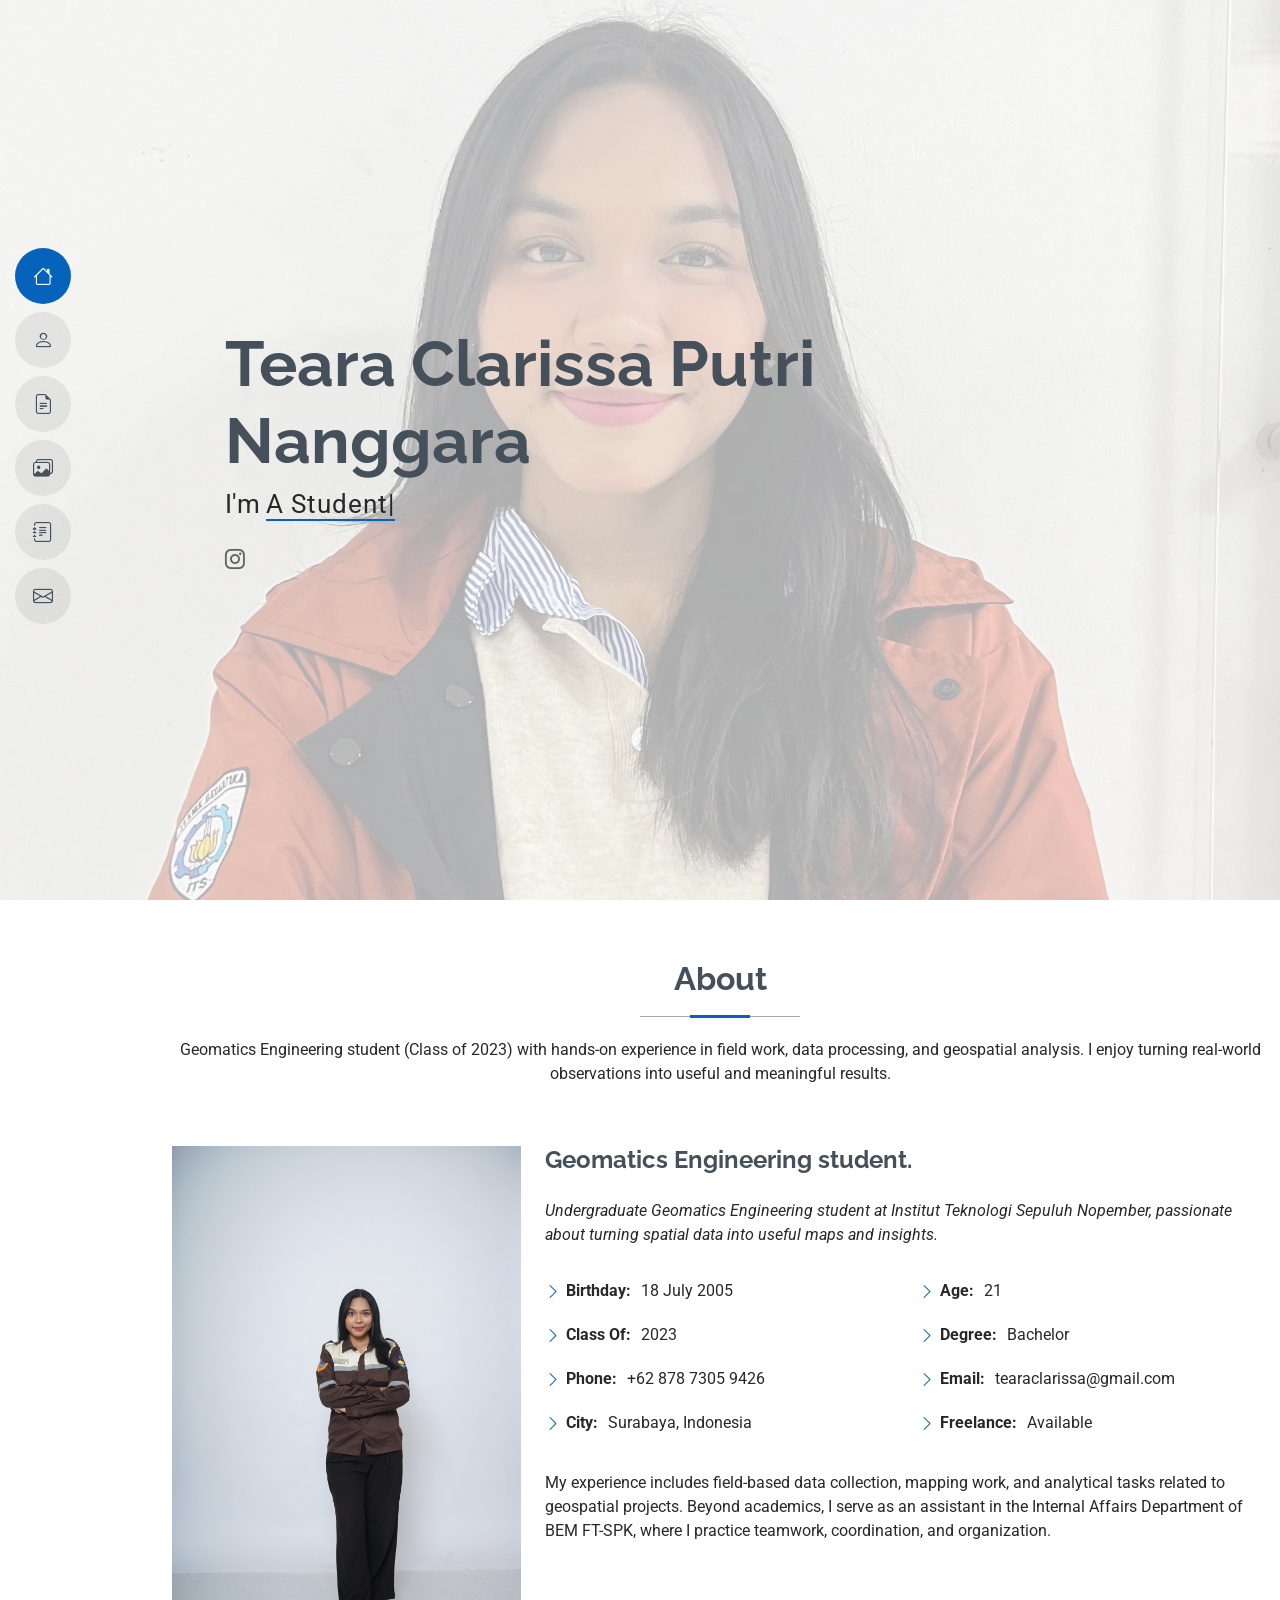
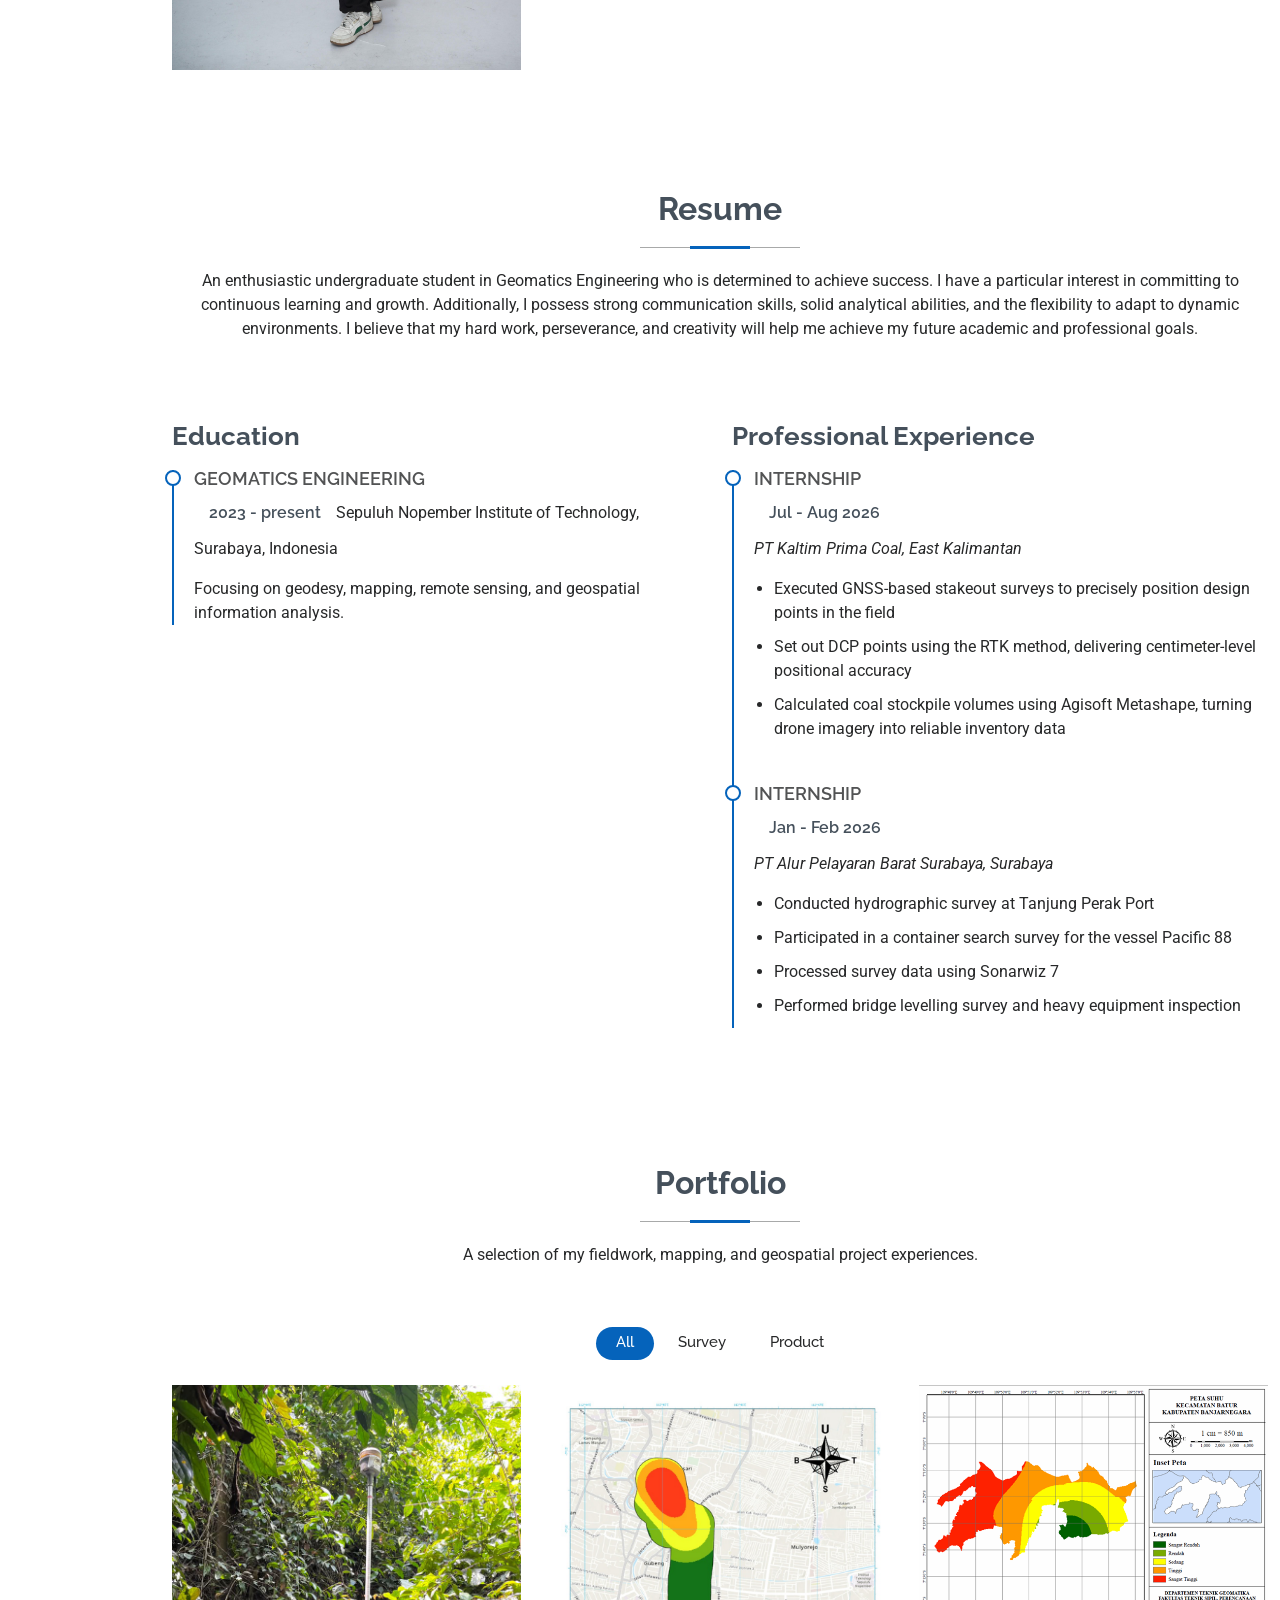
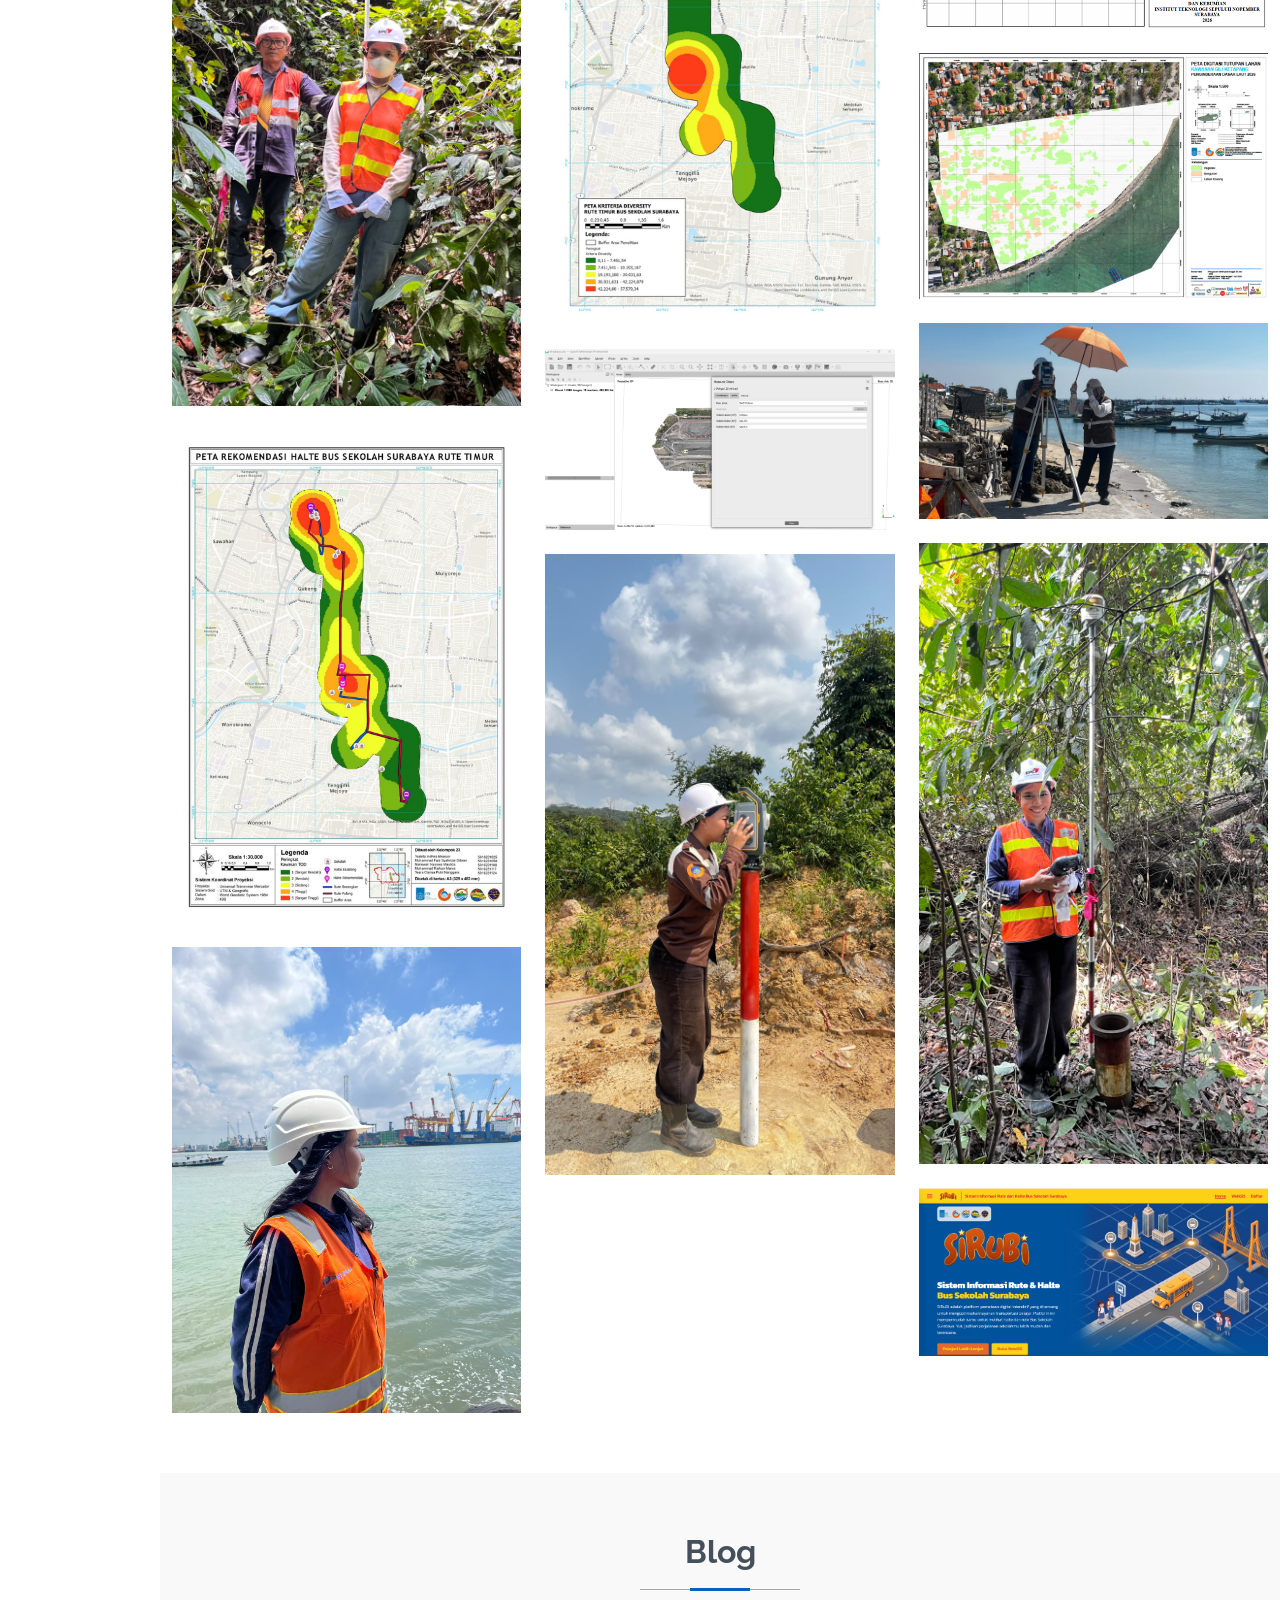
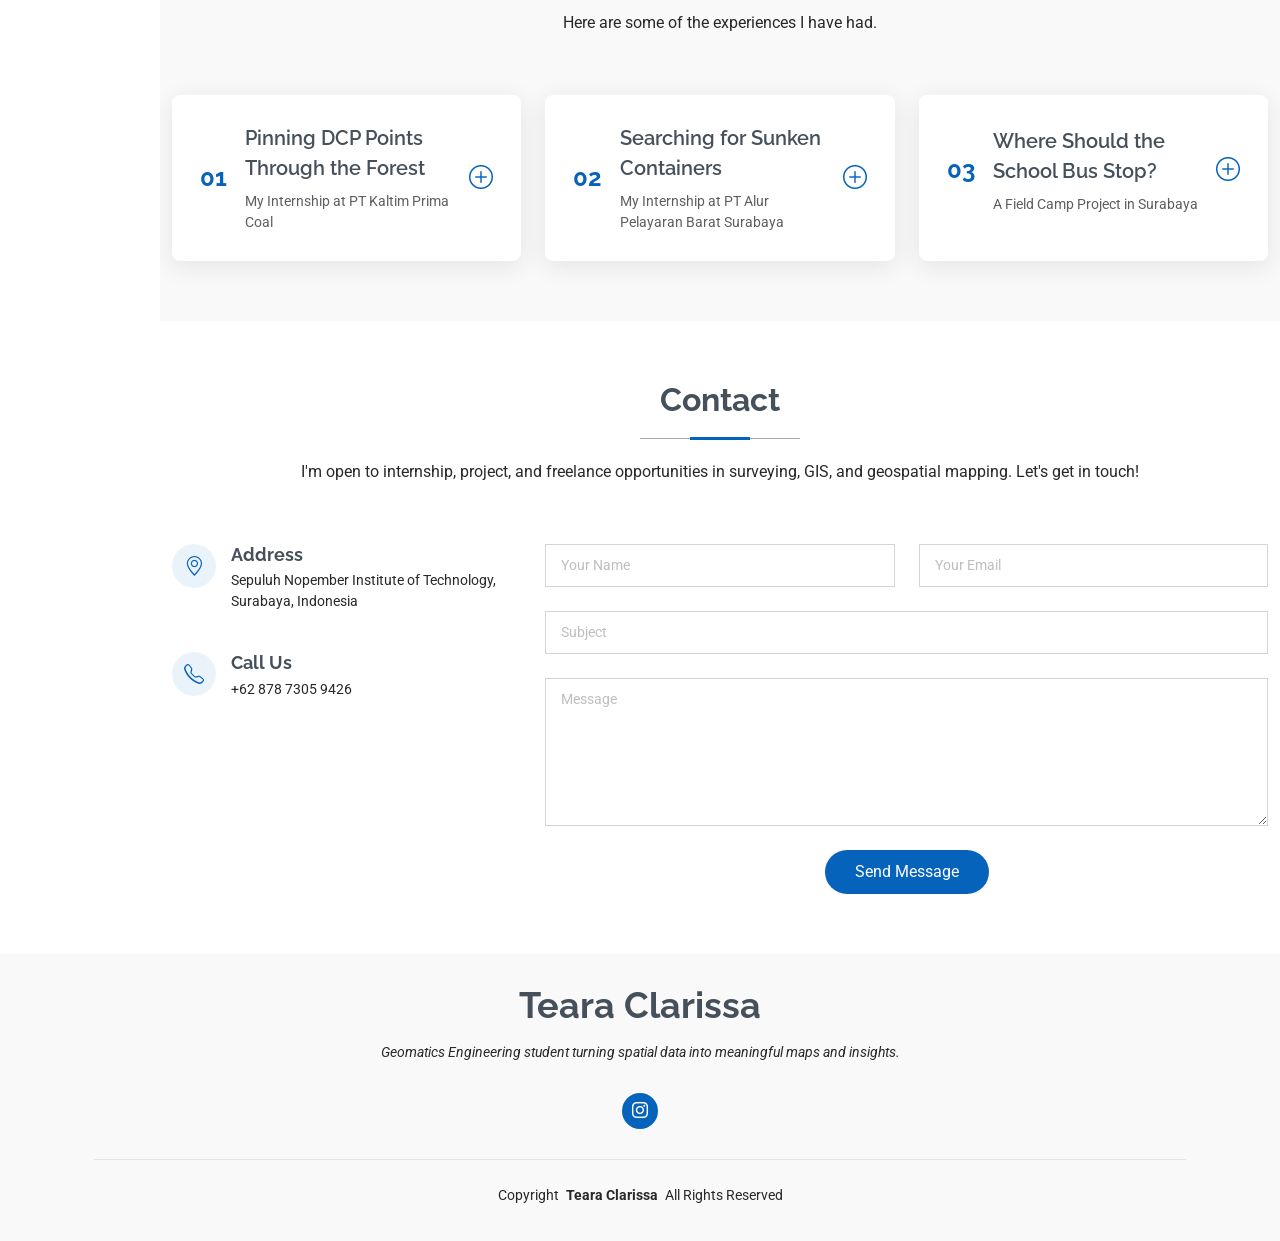
<file: MyResume/index.html>
<!DOCTYPE html>
<html lang="en">

<head>
  <meta charset="utf-8">
  <meta content="width=device-width, initial-scale=1.0" name="viewport">
  <title>Portofolio Teara Clarissa</title>
  <meta content="Website Portofolio" name="description">
  <meta content="Portofolio" name="keywords">

  <!-- Favicons -->
  <link href="assets/img/favicon.png" rel="icon">
  <link href="assets/img/apple-touch-icon.png" rel="apple-touch-icon">

  <!-- Fonts -->
  <link href="https://fonts.googleapis.com" rel="preconnect">
  <link href="https://fonts.gstatic.com" rel="preconnect" crossorigin>
  <link href="https://fonts.googleapis.com/css2?family=Roboto:ital,wght@0,100;0,300;0,400;0,500;0,700;0,900;1,100;1,300;1,400;1,500;1,700;1,900&family=Poppins:ital,wght@0,100;0,200;0,300;0,400;0,500;0,600;0,700;0,800;0,900;1,100;1,200;1,300;1,400;1,500;1,600;1,700;1,800;1,900&family=Raleway:ital,wght@0,100;0,200;0,300;0,400;0,500;0,600;0,700;0,800;0,900;1,100;1,200;1,300;1,400;1,500;1,600;1,700;1,800;1,900&display=swap" rel="stylesheet">

  <!-- Vendor CSS Files -->
  <link href="assets/vendor/bootstrap/css/bootstrap.min.css" rel="stylesheet">
  <link href="assets/vendor/bootstrap-icons/bootstrap-icons.css" rel="stylesheet">
  <link href="assets/vendor/aos/aos.css" rel="stylesheet">
  <link href="assets/vendor/glightbox/css/glightbox.min.css" rel="stylesheet">
  <link href="assets/vendor/swiper/swiper-bundle.min.css" rel="stylesheet">

  <!-- Main CSS File -->
  <link href="assets/css/main.css" rel="stylesheet">

</head>

<body class="index-page">

  <header id="header" class="header d-flex flex-column justify-content-center">

    <i class="header-toggle d-xl-none bi bi-list"></i>

    <nav id="navmenu" class="navmenu">
      <ul>
        <li><a href="#hero" class="active"><i class="bi bi-house navicon"></i><span>Home</span></a></li>
        <li><a href="#about"><i class="bi bi-person navicon"></i><span>About</span></a></li>
        <li><a href="#resume"><i class="bi bi-file-earmark-text navicon"></i><span>Resume</span></a></li>
        <li><a href="#portfolio"><i class="bi bi-images navicon"></i><span>Portfolio</span></a></li>
        <li><a href="#blog"><i class="bi bi-journal-text navicon"></i><span>Blog</span></a></li>
        <li><a href="#contact"><i class="bi bi-envelope navicon"></i><span>Contact</span></a></li>
      </ul>
    </nav>

  </header>

  <main class="main">

    <!-- Hero Section -->
    <section id="hero" class="hero section light-background">

      <img src="assets/img/Teara foto/teara jahim.jpeg" alt="Teara Clarissa">

      <div class="container" data-aos="zoom-out">
        <div class="row justify-content-center">
          <div class="col-lg-9">
            <h2>Teara Clarissa Putri Nanggara</h2>
            <p>I'm <span class="typed" data-typed-items=" A Student, A Engineer ">Student</span><span class="typed-cursor typed-cursor--blink" aria-hidden="true"></span></p>
            <div class="social-links">
              <a href="https://www.instagram.com/teara.clarissa/" target="_blank" rel="noopener noreferrer"><i class="bi bi-instagram"></i></a>
            </div>
          </div>
        </div>
      </div>

    </section><!-- /Hero Section -->

    <!-- About Section -->
    <section id="about" class="about section">

      <!-- Section Title -->
      <div class="container section-title" data-aos="fade-up">
        <h2>About</h2>
        <p>Geomatics Engineering student (Class of 2023) with hands-on experience in field work, data processing, and geospatial analysis. I enjoy turning real-world observations into useful and meaningful results.</p>
      </div><!-- End Section Title -->

      <div class="container" data-aos="fade-up" data-aos-delay="100">

        <div class="row gy-4 justify-content-center">
          <div class="col-lg-4">
            <img src="assets/img/Teara foto/WhatsApp Image 2026-10-03 at 7.03.35 PM.jpeg" class="img-fluid" alt="Teara Clarissa">
          </div>
          <div class="col-lg-8 content">
            <h2>Geomatics Engineering student.</h2>
            <p class="fst-italic py-3">
              Undergraduate Geomatics Engineering student at Institut Teknologi Sepuluh Nopember, passionate about turning spatial data into useful maps and insights.
            </p>
            <div class="row">
              <div class="col-lg-6">
                <ul>
                  <li><i class="bi bi-chevron-right"></i> <strong>Birthday:</strong> <span>18 July 2005</span></li>
                  <li><i class="bi bi-chevron-right"></i> <strong>Class Of:</strong> <span>2023</span></li>
                  <li><i class="bi bi-chevron-right"></i> <strong>Phone:</strong> <span>+62 878 7305 9426</span></li>
                  <li><i class="bi bi-chevron-right"></i> <strong>City:</strong> <span>Surabaya, Indonesia</span></li>
                </ul>
              </div>
              <div class="col-lg-6">
                <ul>
                  <li><i class="bi bi-chevron-right"></i> <strong>Age:</strong> <span>21</span></li>
                  <li><i class="bi bi-chevron-right"></i> <strong>Degree:</strong> <span>Bachelor</span></li>
                  <li><i class="bi bi-chevron-right"></i> <strong>Email:</strong> <span>tearaclarissa@gmail.com</span></li>
                  <li><i class="bi bi-chevron-right"></i> <strong>Freelance:</strong> <span>Available</span></li>
                </ul>
              </div>
            </div>
            <p class="py-3">
              My experience includes field-based data collection, mapping work, and analytical tasks related to geospatial projects. Beyond academics, I serve as an assistant in the Internal Affairs Department of BEM FT-SPK, where I practice teamwork, coordination, and organization.
            </p>
          </div>
        </div>

      </div>

    </section><!-- /About Section -->

    <!-- Resume Section -->
    <section id="resume" class="resume section">

      <!-- Section Title -->
      <div class="container section-title" data-aos="fade-up">
        <h2>Resume</h2>
        <p>An enthusiastic undergraduate student in Geomatics Engineering who is determined to achieve success. I have a particular interest 
in committing to continuous learning and growth. Additionally, I possess strong communication skills, 
solid analytical abilities, and the flexibility to adapt to dynamic environments. I believe that my hard work, perseverance, and creativity 
will help me achieve my future academic and professional goals.</p>

      </div><!-- End Section Title -->

      <div class="container">

        <div class="row">

          <div class="col-lg-6" data-aos="fade-up" data-aos-delay="100">
            <h3 class="resume-title">Education</h3>
            <div class="resume-item">
              <h4>Geomatics Engineering</h4>
              <h5>2023 - present</h5>Sepuluh Nopember Institute of Technology, Surabaya, Indonesia</em></p>
              <p>Focusing on geodesy, mapping, remote sensing, and geospatial information analysis.</p>
            </div><!-- Edn Resume Item -->

          </div>

          <div class="col-lg-6" data-aos="fade-up" data-aos-delay="200">
            <h3 class="resume-title">Professional Experience</h3>
            <div class="resume-item">
              <h4>Internship</h4>
              <h5>Jul - Aug 2026</h5>
              <p><em>PT Kaltim Prima Coal, East Kalimantan</em></p>
              <ul>
                <li>Executed GNSS-based stakeout surveys to precisely position design points in the field</li>
                <li>Set out DCP points using the RTK method, delivering centimeter-level positional accuracy</li>
                <li>Calculated coal stockpile volumes using Agisoft Metashape, turning drone imagery into reliable inventory data</li>
              </ul>
            </div><!-- Edn Resume Item -->

            <div class="resume-item">
              <h4>Internship</h4>
              <h5>Jan - Feb 2026</h5>
              <p><em>PT Alur Pelayaran Barat Surabaya, Surabaya </em></p>
              <ul>
                <li>Conducted hydrographic survey at Tanjung Perak Port</li>
                <li>Participated in a container search survey for the vessel Pacific 88</li>
                <li>Processed survey data using Sonarwiz 7</li>
                <li>Performed bridge levelling survey and heavy equipment inspection</li>
              </ul>
            </div><!-- Edn Resume Item -->

          </div>

        </div>

      </div>

    </section><!-- /Resume Section -->

    <!-- Portfolio Section -->
    <section id="portfolio" class="portfolio section">

      <!-- Section Title -->
      <div class="container section-title" data-aos="fade-up">
        <h2>Portfolio</h2>
        <p>A selection of my fieldwork, mapping, and geospatial project experiences.</p>
      </div><!-- End Section Title -->

      <div class="container">

        <div class="isotope-layout" data-default-filter="*" data-layout="masonry" data-sort="original-order">

          <ul class="portfolio-filters isotope-filters" data-aos="fade-up" data-aos-delay="100">
            <li data-filter="*" class="filter-active">All</li>
            <li data-filter=".filter-survey">Survey</li>
            <li data-filter=".filter-map">Product</li>
          </ul><!-- End Portfolio Filters -->

          <div class="row gy-4 isotope-container" data-aos="fade-up" data-aos-delay="200">

            <div class="col-lg-4 col-md-6 portfolio-item isotope-item filter-survey">
              <img src="assets/img/portfolio/DCP.jpeg" class="img-fluid" alt="">
              <div class="portfolio-info">
                <h4>Project</h4>
                <p>Stakeout and control point survey</p>
                <a href="assets/img/portfolio/DCP.jpeg" title="Project" data-gallery="portfolio-gallery-app" class="glightbox preview-link"><i class="bi bi-zoom-in"></i></a>
              </div>
            </div><!-- End Portfolio Item -->

            <div class="col-lg-4 col-md-6 portfolio-item isotope-item filter-map">
              <img src="assets/img/portfolio/DENSITY.png" class="img-fluid" alt="">
              <div class="portfolio-info">
                <h4>Project</h4>
                <p>Density and mapping output</p>
                <a href="assets/img/portfolio/DENSITY.png" title="Project" data-gallery="portfolio-gallery-product" class="glightbox preview-link"><i class="bi bi-zoom-in"></i></a>
              </div>
            </div><!-- End Portfolio Item -->

            <div class="col-lg-4 col-md-6 portfolio-item isotope-item filter-map">
              <img src="assets/img/portfolio/Interpolasi Data Curah Hujan.png" class="img-fluid" alt="">
              <div class="portfolio-info">
                <h4>Project</h4>
                <p>Rainfall data interpolation map</p>
                <a href="assets/img/portfolio/Interpolasi Data Curah Hujan.png" title="Project" data-gallery="portfolio-gallery-app" class="glightbox preview-link"><i class="bi bi-zoom-in"></i></a>
              </div>
            </div><!-- End Portfolio Item -->

            <div class="col-lg-4 col-md-6 portfolio-item isotope-item filter-map">
              <img src="assets/img/portfolio/Digitasi tutupan lahan aerial.png" class="img-fluid" alt="">
              <div class="portfolio-info">
                <h4>Project</h4>
                <p>Aerial land-cover digitization</p>
                <a href="assets/img/portfolio/Digitasi tutupan lahan aerial.png" title="Project" data-gallery="portfolio-gallery-app" class="glightbox preview-link"><i class="bi bi-zoom-in"></i></a>
              </div>
            </div><!-- End Portfolio Item -->

            <div class="col-lg-4 col-md-6 portfolio-item isotope-item filter-survey">
              <img src="assets/img/portfolio/kemker.jpeg" class="img-fluid" alt="">
              <div class="portfolio-info">
                <h4>Project</h4>
                <p>Terrain and spatial interpretation</p>
                <a href="assets/img/portfolio/kemker.jpeg" title="Project" data-gallery="portfolio-gallery-branding" class="glightbox preview-link"><i class="bi bi-zoom-in"></i></a>
              </div>
            </div><!-- End Portfolio Item -->

            <div class="col-lg-4 col-md-6 portfolio-item isotope-item filter-map">
              <img src="assets/img/portfolio/Perhitungan Volume Stockpile.png" class="img-fluid" alt="">
              <div class="portfolio-info">
                <h4>Project</h4>
                <p>Stockpile volume calculation</p>
                <a href="assets/img/portfolio/Perhitungan Volume Stockpile.png" title="Project" data-gallery="portfolio-gallery-app" class="glightbox preview-link"><i class="bi bi-zoom-in"></i></a>
              </div>
            </div><!-- End Portfolio Item -->

            <div class="col-lg-4 col-md-6 portfolio-item isotope-item filter-map">
              <img src="assets/img/portfolio/PPT VECTRA EXPO_Kelompok 23.png" class="img-fluid" alt="">
              <div class="portfolio-info">
                <h4>Project</h4>
                <p>Expo presentation visual</p>
                <a href="assets/img/portfolio/PPT VECTRA EXPO_Kelompok 23.png" title="Project" data-gallery="portfolio-gallery-product" class="glightbox preview-link"><i class="bi bi-zoom-in"></i></a>
              </div>
            </div><!-- End Portfolio Item -->

            <div class="col-lg-4 col-md-6 portfolio-item isotope-item filter-survey">
              <img src="assets/img/portfolio/StackOut.jpeg" class="img-fluid" alt="">
              <div class="portfolio-info">
                <h4>Project</h4>
                <p>Stakeout documentation</p>
                <a href="assets/img/portfolio/StackOut.jpeg" title="Project" data-gallery="portfolio-gallery-branding" class="glightbox preview-link"><i class="bi bi-zoom-in"></i></a>
              </div>
            </div><!-- End Portfolio Item -->

            <div class="col-lg-4 col-md-6 portfolio-item isotope-item filter-survey">
              <img src="assets/img/portfolio/teara monitoring.jpeg" class="img-fluid" alt="">
              <div class="portfolio-info">
                <h4>Project</h4>
                <p>Monitoring and field observation</p>
                <a href="assets/img/portfolio/teara monitoring.jpeg" title="Project" data-gallery="portfolio-gallery-app" class="glightbox preview-link"><i class="bi bi-zoom-in"></i></a>
              </div>
            </div><!-- End Portfolio Item -->

            <div class="col-lg-4 col-md-6 portfolio-item isotope-item filter-survey">
              <img src="assets/img/portfolio/TEARA.jpeg" class="img-fluid" alt="">
              <div class="portfolio-info">
                <h4>Project</h4>
                <p>Personal project documentation</p>
                <a href="assets/img/portfolio/TEARA.jpeg" title="Project" data-gallery="portfolio-gallery-product" class="glightbox preview-link"><i class="bi bi-zoom-in"></i></a>
              </div>
            </div><!-- End Portfolio Item -->

            <div class="col-lg-4 col-md-6 portfolio-item isotope-item filter-map">
              <img src="assets/img/portfolio/WebGIS Sirubi.png" class="img-fluid" alt="">
              <div class="portfolio-info">
                <h4>Project</h4>
                <p>WebGIS dashboard concept</p>
                <a href="assets/img/portfolio/WebGIS Sirubi.png" title="Project" data-gallery="portfolio-gallery-branding" class="glightbox preview-link"><i class="bi bi-zoom-in"></i></a>
              </div>
            </div><!-- End Portfolio Item -->

          </div><!-- End Portfolio Container -->

        </div>

      </div>

    </section><!-- /Portfolio Section -->

    <!-- Blog Section -->
    <section id="blog" class="blog section light-background">

      <div class="container section-title" data-aos="fade-up">
        <h2>Blog</h2>
        <p>Here are some of the experiences I have had.</p>
      </div>

      <div class="container">
        <div class="row gy-4">

          <div class="col-lg-4 col-md-6 blog-card-column">
            <article class="blog-card" data-aos="fade-up">
              <button class="blog-card-toggle" type="button" aria-expanded="false" aria-controls="blog-experience-survey">
                <span class="blog-card-number">01</span>
                <span class="blog-card-heading">
                  <span class="blog-card-title">Pinning DCP Points Through the Forest</span>
                  <span class="blog-card-summary">My Internship at PT Kaltim Prima Coal</span>
                </span>
                <i class="bi bi-plus-circle blog-card-icon" aria-hidden="true"></i>
              </button>
              <div class="blog-card-details" id="blog-experience-survey" hidden>
                <p> During my internship at PT Kaltim Prima Coal, I set out DCP (Dynamic Cone Penetrometer) points using the RTK method, deep inside the forest. It sounds simple on paper, but a thick canopy is a real test for GNSS. Satellite signals get blocked by leaves and branches, so I often had to wait for a stable fix or move to a more open spot before marking a point.</p>
                <p>That experience taught me that surveying is not just about having good equipment. It takes patience, attention to detail, and the ability to adapt to the terrain. One accurate point can make the whole dataset reliable, and seeing that in real fieldwork made my geomatics classes feel a lot more alive.</p>
                <div class="blog-card-gallery">
                  <img src="assets/img/blog/KPC.jpeg" alt="KPC internship fieldwork">
                  <img src="assets/img/blog/DCP.jpeg" alt="DCP point installation in the field">
                </div>
              </div>
            </article>
          </div>

          <div class="col-lg-4 col-md-6 blog-card-column">
            <article class="blog-card" data-aos="fade-up" data-aos-delay="100">
              <button class="blog-card-toggle" type="button" aria-expanded="false" aria-controls="blog-experience-hydrographic">
                <span class="blog-card-number">02</span>
                <span class="blog-card-heading">
                  <span class="blog-card-title">Searching for Sunken Containers</span>
                  <span class="blog-card-summary">My Internship at PT Alur Pelayaran Barat Surabaya</span>
                </span>
                <i class="bi bi-plus-circle blog-card-icon" aria-hidden="true"></i>
              </button>
              <div class="blog-card-details" id="blog-experience-hydrographic" hidden>
                <p>During my internship at PT Alur Pelayaran Barat Surabaya, I got the chance to run a hydrographic survey using Side Scan Sonar (SSS) to look for containers that had sunk in Tanjung Perak Port after a vessel went down. Instead of searching with our eyes, we "looked" at the seabed with sound, towing the sonar through the water and watching the seafloor image build up line by line. Spotting the shape of a container among all the seabed features felt like solving a puzzle underwater.</p>
                <p>Back from the field, the work continued in Sonarwiz 7, where I processed and interpreted the data to pinpoint possible targets. This experience showed me that a hydrographic survey is not only about collecting data, but also about careful interpretation, because one small misreading could send a search team to the wrong place. It was a real reminder that what we learn in geomatics can help solve real problems on the water.</p>
                <div class="blog-card-gallery">
                  <img src="assets/img/blog/pelindo teara.jpeg" alt="Teara during the Pelindo internship">
                  <img src="assets/img/blog/pemasangan SSS.jpeg" alt="Side Scan Sonar installation">
                </div>
              </div>
            </article>
          </div>

          <div class="col-lg-4 col-md-6 blog-card-column">
            <article class="blog-card" data-aos="fade-up" data-aos-delay="200">
              <button class="blog-card-toggle" type="button" aria-expanded="false" aria-controls="blog-experience-mapping">
                <span class="blog-card-number">03</span>
                <span class="blog-card-heading">
                  <span class="blog-card-title">Where Should the School Bus Stop?</span>
                  <span class="blog-card-summary">A Field Camp Project in Surabaya</span>
                </span>
                <i class="bi bi-plus-circle blog-card-icon" aria-hidden="true"></i>
              </button>
              <div class="blog-card-details" id="blog-experience-mapping" hidden>
                <p>For our field camp, my group researched where to place school bus stops in Surabaya. Instead of guessing, we scored locations using three parameters: Density, Diversity, and Design. Together they helped us pick spots that make sense for students, and the results became a set of recommended bus stop points across the city. To make the findings easy to explore, we also built an interactive WebGIS, so anyone can open the map, zoom in, and see where the recommended stops are and why.</p>
                <p>Working on this project showed me that geomatics is not only about collecting data, but also about turning spatial data into decisions people can use. Seeing our analysis become a map that others can interact with was the most rewarding part, and a good reminder that a map is most useful when it is easy to understand.</p>
                <div class="blog-card-gallery">
                  <img src="assets/img/blog/sirubi.jpeg" alt="Sirubi field camp project">
                  <img src="assets/img/blog/WEBGIS.png" alt="Interactive WebGIS project">
                </div>
              </div>
            </article>
          </div>

        </div>
      </div>

    </section><!-- /Blog Section -->

    <!-- Contact Section -->
    <section id="contact" class="contact section">

      <!-- Section Title -->
      <div class="container section-title" data-aos="fade-up">
        <h2>Contact</h2>
        <p>I'm open to internship, project, and freelance opportunities in surveying, GIS, and geospatial mapping. Let's get in touch!</p>
      </div><!-- End Section Title -->

      <div class="container" data-aos="fade" data-aos-delay="100">

        <div class="row gy-4">

          <div class="col-lg-4">
            <div class="info-item d-flex" data-aos="fade-up" data-aos-delay="200">
              <i class="bi bi-geo-alt flex-shrink-0"></i>
              <div>
                <h3>Address</h3>
                <p>Sepuluh Nopember Institute of Technology, Surabaya, Indonesia</p>
              </div>
            </div><!-- End Info Item -->

            <div class="info-item d-flex" data-aos="fade-up" data-aos-delay="300">
              <i class="bi bi-telephone flex-shrink-0"></i>
              <div>
                <h3>Call Us</h3>
                <p>+62 878 7305 9426</p>
              </div>
            </div><!-- End Info Item -->

            <div class="info-item d-flex" data-aos="fade-up" data-aos-delay="400">
              <i class="bi bi-envelope flex-shrink-0"></i>
              <div>
                <h3>Email Us</h3>
                <p>tearaclarissa@gmail.com</p>
              </div>
            </div><!-- End Info Item -->

          </div>

          <div class="col-lg-8">
            <form action="forms/contact.php" method="post" class="php-email-form" data-aos="fade-up" data-aos-delay="200">
              <div class="row gy-4">

                <div class="col-md-6">
                  <input type="text" name="name" class="form-control" placeholder="Your Name" required="">
                </div>

                <div class="col-md-6 ">
                  <input type="email" class="form-control" name="email" placeholder="Your Email" required="">
                </div>

                <div class="col-md-12">
                  <input type="text" class="form-control" name="subject" placeholder="Subject" required="">
                </div>

                <div class="col-md-12">
                  <textarea class="form-control" name="message" rows="6" placeholder="Message" required=""></textarea>
                </div>

                <div class="col-md-12 text-center">
                  <div class="loading">Loading</div>
                  <div class="error-message"></div>
                  <div class="sent-message">Your message has been sent. Thank you!</div>

                  <button type="submit">Send Message</button>
                </div>

              </div>
            </form>
          </div><!-- End Contact Form -->

        </div>

      </div>

    </section><!-- /Contact Section -->

  </main>

  <footer id="footer" class="footer position-relative light-background">
    <div class="container">
      <h3 class="sitename">Teara Clarissa</h3>
      <p>Geomatics Engineering student turning spatial data into meaningful maps and insights.</p>
      <div class="social-links d-flex justify-content-center">
        <a href="https://www.instagram.com/teara.clarissa/" target="_blank" rel="noopener noreferrer"><i class="bi bi-instagram"></i></a>
      </div>
      <div class="container">
        <div class="copyright">
          <span>Copyright</span> <strong class="px-1 sitename">Teara Clarissa</strong> <span>All Rights Reserved</span>
        </div>
        <div class="credits">

  <!-- Scroll Top -->
  <a href="#" id="scroll-top" class="scroll-top d-flex align-items-center justify-content-center"><i class="bi bi-arrow-up-short"></i></a>

  <!-- Preloader -->
  <div id="preloader"></div>

  <!-- Vendor JS Files -->
  <script src="assets/vendor/bootstrap/js/bootstrap.bundle.min.js"></script>
  <script src="assets/vendor/php-email-form/validate.js"></script>
  <script src="assets/vendor/aos/aos.js"></script>
  <script src="assets/vendor/typed.js/typed.umd.js"></script>
  <script src="assets/vendor/purecounter/purecounter_vanilla.js"></script>
  <script src="assets/vendor/waypoints/noframework.waypoints.js"></script>
  <script src="assets/vendor/glightbox/js/glightbox.min.js"></script>
  <script src="assets/vendor/imagesloaded/imagesloaded.pkgd.min.js"></script>
  <script src="assets/vendor/isotope-layout/isotope.pkgd.min.js"></script>
  <script src="assets/vendor/swiper/swiper-bundle.min.js"></script>

  <!-- Main JS File -->
  <script src="assets/js/main.js"></script>

</body>

</html>
</file>
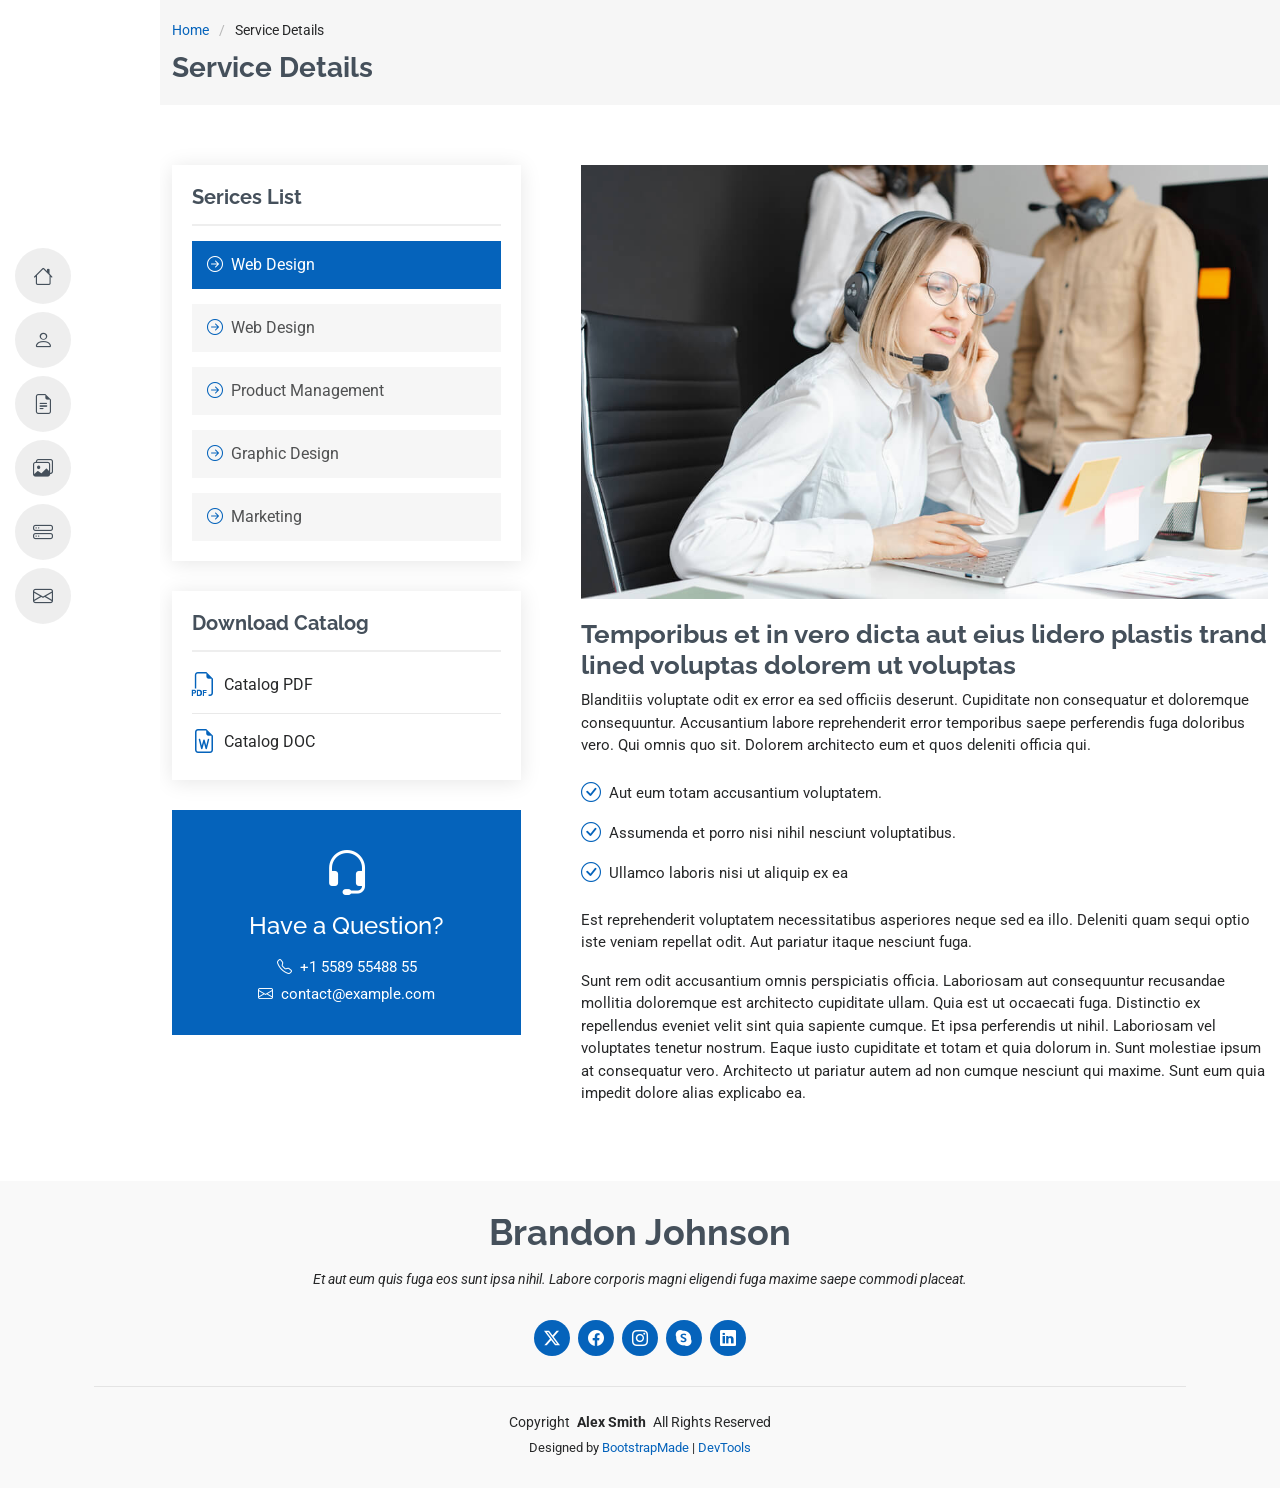
<file: MyResume/service-details.html>
<!DOCTYPE html>
<html lang="en">

<head>
  <meta charset="utf-8">
  <meta content="width=device-width, initial-scale=1.0" name="viewport">
  <title>Service Details - MyResume Bootstrap Template</title>
  <meta content="" name="description">
  <meta content="" name="keywords">

  <!-- Favicons -->
  <link href="assets/img/favicon.png" rel="icon">
  <link href="assets/img/apple-touch-icon.png" rel="apple-touch-icon">

  <!-- Fonts -->
  <link href="https://fonts.googleapis.com" rel="preconnect">
  <link href="https://fonts.gstatic.com" rel="preconnect" crossorigin>
  <link href="https://fonts.googleapis.com/css2?family=Roboto:ital,wght@0,100;0,300;0,400;0,500;0,700;0,900;1,100;1,300;1,400;1,500;1,700;1,900&family=Poppins:ital,wght@0,100;0,200;0,300;0,400;0,500;0,600;0,700;0,800;0,900;1,100;1,200;1,300;1,400;1,500;1,600;1,700;1,800;1,900&family=Raleway:ital,wght@0,100;0,200;0,300;0,400;0,500;0,600;0,700;0,800;0,900;1,100;1,200;1,300;1,400;1,500;1,600;1,700;1,800;1,900&display=swap" rel="stylesheet">

  <!-- Vendor CSS Files -->
  <link href="assets/vendor/bootstrap/css/bootstrap.min.css" rel="stylesheet">
  <link href="assets/vendor/bootstrap-icons/bootstrap-icons.css" rel="stylesheet">
  <link href="assets/vendor/aos/aos.css" rel="stylesheet">
  <link href="assets/vendor/glightbox/css/glightbox.min.css" rel="stylesheet">
  <link href="assets/vendor/swiper/swiper-bundle.min.css" rel="stylesheet">

  <!-- Main CSS File -->
  <link href="assets/css/main.css" rel="stylesheet">

  <!-- =======================================================
  * Template Name: MyResume
  * Template URL: https://bootstrapmade.com/free-html-bootstrap-template-my-resume/
  * Updated: Jun 29 2024 with Bootstrap v5.3.3
  * Author: BootstrapMade.com
  * License: https://bootstrapmade.com/license/
  ======================================================== -->
</head>

<body class="service-details-page">

  <header id="header" class="header d-flex flex-column justify-content-center">

    <i class="header-toggle d-xl-none bi bi-list"></i>

    <nav id="navmenu" class="navmenu">
      <ul>
        <li><a href="#hero"><i class="bi bi-house navicon"></i><span>Home</span></a></li>
        <li><a href="#about"><i class="bi bi-person navicon"></i><span>About</span></a></li>
        <li><a href="#resume"><i class="bi bi-file-earmark-text navicon"></i><span>Resume</span></a></li>
        <li><a href="#portfolio"><i class="bi bi-images navicon"></i><span>Portfolio</span></a></li>
        <li><a href="#services"><i class="bi bi-hdd-stack navicon"></i><span>Services</span></a></li>
        <li><a href="#contact"><i class="bi bi-envelope navicon"></i><span>Contact</span></a></li>
      </ul>
    </nav>

  </header>

  <main class="main">

    <!-- Page Title -->
    <div class="page-title" data-aos="fade">
      <div class="container">
        <nav class="breadcrumbs">
          <ol>
            <li><a href="index.html">Home</a></li>
            <li class="current">Service Details</li>
          </ol>
        </nav>
        <h1>Service Details</h1>
      </div>
    </div><!-- End Page Title -->

    <!-- Service Details Section -->
    <section id="service-details" class="service-details section">

      <div class="container">

        <div class="row gy-5">

          <div class="col-lg-4" data-aos="fade-up" data-aos-delay="100">

            <div class="service-box">
              <h4>Serices List</h4>
              <div class="services-list">
                <a href="#" class="active"><i class="bi bi-arrow-right-circle"></i><span>Web Design</span></a>
                <a href="#"><i class="bi bi-arrow-right-circle"></i><span>Web Design</span></a>
                <a href="#"><i class="bi bi-arrow-right-circle"></i><span>Product Management</span></a>
                <a href="#"><i class="bi bi-arrow-right-circle"></i><span>Graphic Design</span></a>
                <a href="#"><i class="bi bi-arrow-right-circle"></i><span>Marketing</span></a>
              </div>
            </div><!-- End Services List -->

            <div class="service-box">
              <h4>Download Catalog</h4>
              <div class="download-catalog">
                <a href="#"><i class="bi bi-filetype-pdf"></i><span>Catalog PDF</span></a>
                <a href="#"><i class="bi bi-file-earmark-word"></i><span>Catalog DOC</span></a>
              </div>
            </div><!-- End Services List -->

            <div class="help-box d-flex flex-column justify-content-center align-items-center">
              <i class="bi bi-headset help-icon"></i>
              <h4>Have a Question?</h4>
              <p class="d-flex align-items-center mt-2 mb-0"><i class="bi bi-telephone me-2"></i> <span>+1 5589 55488 55</span></p>
              <p class="d-flex align-items-center mt-1 mb-0"><i class="bi bi-envelope me-2"></i> <a href="mailto:contact@example.com">contact@example.com</a></p>
            </div>

          </div>

          <div class="col-lg-8 ps-lg-5" data-aos="fade-up" data-aos-delay="200">
            <img src="assets/img/services.jpg" alt="" class="img-fluid services-img">
            <h3>Temporibus et in vero dicta aut eius lidero plastis trand lined voluptas dolorem ut voluptas</h3>
            <p>
              Blanditiis voluptate odit ex error ea sed officiis deserunt. Cupiditate non consequatur et doloremque consequuntur. Accusantium labore reprehenderit error temporibus saepe perferendis fuga doloribus vero. Qui omnis quo sit. Dolorem architecto eum et quos deleniti officia qui.
            </p>
            <ul>
              <li><i class="bi bi-check-circle"></i> <span>Aut eum totam accusantium voluptatem.</span></li>
              <li><i class="bi bi-check-circle"></i> <span>Assumenda et porro nisi nihil nesciunt voluptatibus.</span></li>
              <li><i class="bi bi-check-circle"></i> <span>Ullamco laboris nisi ut aliquip ex ea</span></li>
            </ul>
            <p>
              Est reprehenderit voluptatem necessitatibus asperiores neque sed ea illo. Deleniti quam sequi optio iste veniam repellat odit. Aut pariatur itaque nesciunt fuga.
            </p>
            <p>
              Sunt rem odit accusantium omnis perspiciatis officia. Laboriosam aut consequuntur recusandae mollitia doloremque est architecto cupiditate ullam. Quia est ut occaecati fuga. Distinctio ex repellendus eveniet velit sint quia sapiente cumque. Et ipsa perferendis ut nihil. Laboriosam vel voluptates tenetur nostrum. Eaque iusto cupiditate et totam et quia dolorum in. Sunt molestiae ipsum at consequatur vero. Architecto ut pariatur autem ad non cumque nesciunt qui maxime. Sunt eum quia impedit dolore alias explicabo ea.
            </p>
          </div>

        </div>

      </div>

    </section><!-- /Service Details Section -->

  </main>

  <footer id="footer" class="footer position-relative light-background">
    <div class="container">
      <h3 class="sitename">Brandon Johnson</h3>
      <p>Et aut eum quis fuga eos sunt ipsa nihil. Labore corporis magni eligendi fuga maxime saepe commodi placeat.</p>
      <div class="social-links d-flex justify-content-center">
        <a href=""><i class="bi bi-twitter-x"></i></a>
        <a href=""><i class="bi bi-facebook"></i></a>
        <a href=""><i class="bi bi-instagram"></i></a>
        <a href=""><i class="bi bi-skype"></i></a>
        <a href=""><i class="bi bi-linkedin"></i></a>
      </div>
      <div class="container">
        <div class="copyright">
          <span>Copyright</span> <strong class="px-1 sitename">Alex Smith</strong> <span>All Rights Reserved</span>
        </div>
        <div class="credits">
          <!-- All the links in the footer should remain intact. -->
          <!-- You can delete the links only if you've purchased the pro version. -->
          <!-- Licensing information: https://bootstrapmade.com/license/ -->
          <!-- Purchase the pro version with working PHP/AJAX contact form: [buy-url] -->
          Designed by <a href="https://bootstrapmade.com/">BootstrapMade</a> | <a href="https://bootstrapmade.com/tools/">DevTools</a>
        </div>
      </div>
    </div>
  </footer>

  <!-- Scroll Top -->
  <a href="#" id="scroll-top" class="scroll-top d-flex align-items-center justify-content-center"><i class="bi bi-arrow-up-short"></i></a>

  <!-- Preloader -->
  <div id="preloader"></div>

  <!-- Vendor JS Files -->
  <script src="assets/vendor/bootstrap/js/bootstrap.bundle.min.js"></script>
  <script src="assets/vendor/php-email-form/validate.js"></script>
  <script src="assets/vendor/aos/aos.js"></script>
  <script src="assets/vendor/typed.js/typed.umd.js"></script>
  <script src="assets/vendor/purecounter/purecounter_vanilla.js"></script>
  <script src="assets/vendor/waypoints/noframework.waypoints.js"></script>
  <script src="assets/vendor/glightbox/js/glightbox.min.js"></script>
  <script src="assets/vendor/imagesloaded/imagesloaded.pkgd.min.js"></script>
  <script src="assets/vendor/isotope-layout/isotope.pkgd.min.js"></script>
  <script src="assets/vendor/swiper/swiper-bundle.min.js"></script>

  <!-- Main JS File -->
  <script src="assets/js/main.js"></script>

</body>

</html>
</file>
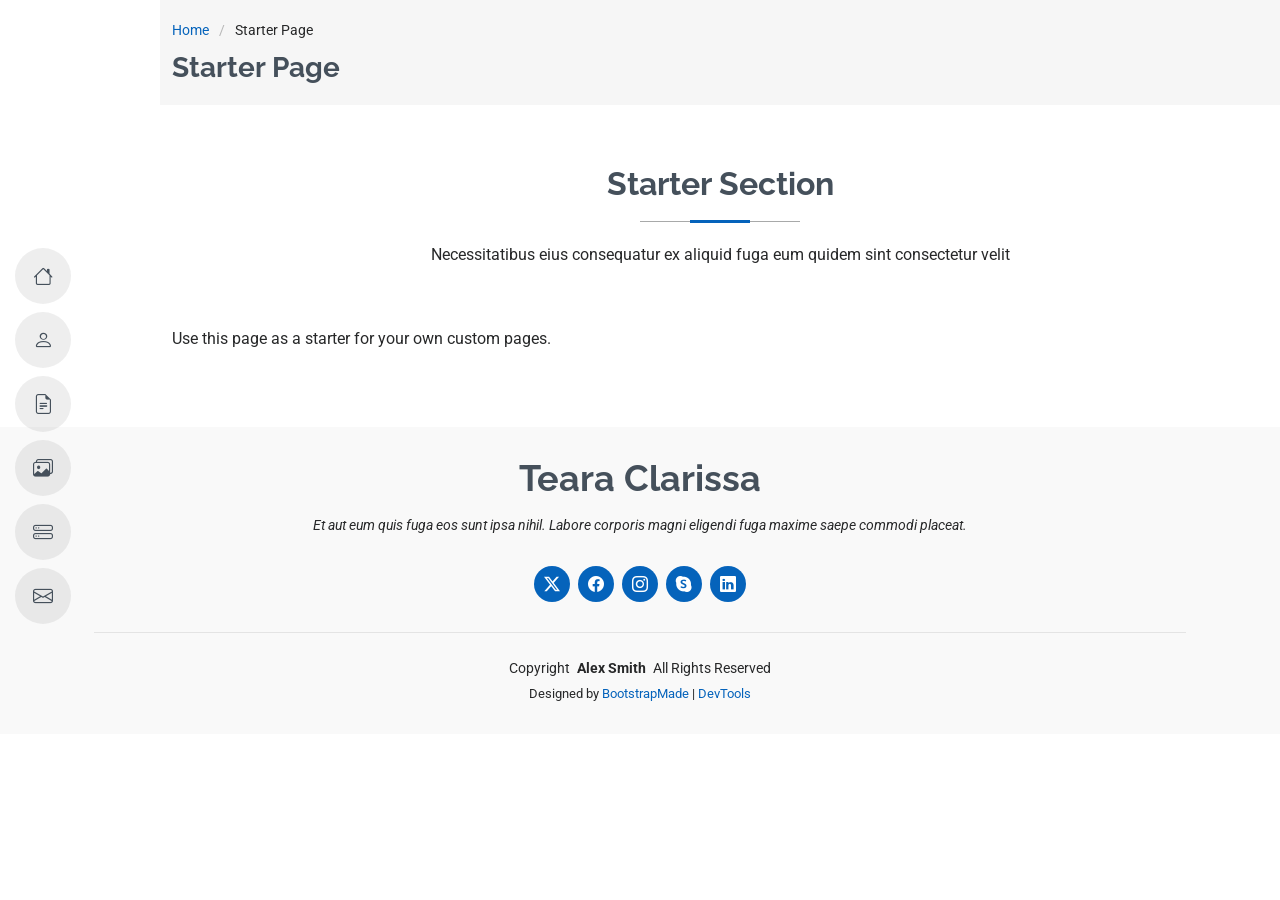
<file: MyResume/starter-page.html>
<!DOCTYPE html>
<html lang="en">

<head>
  <meta charset="utf-8">
  <meta content="width=device-width, initial-scale=1.0" name="viewport">
  <title>Starter Page - MyResume Bootstrap Template</title>
  <meta content="" name="description">
  <meta content="" name="keywords">

  <!-- Favicons -->
  <link href="assets/img/favicon.png" rel="icon">
  <link href="assets/img/apple-touch-icon.png" rel="apple-touch-icon">

  <!-- Fonts -->
  <link href="https://fonts.googleapis.com" rel="preconnect">
  <link href="https://fonts.gstatic.com" rel="preconnect" crossorigin>
  <link href="https://fonts.googleapis.com/css2?family=Roboto:ital,wght@0,100;0,300;0,400;0,500;0,700;0,900;1,100;1,300;1,400;1,500;1,700;1,900&family=Poppins:ital,wght@0,100;0,200;0,300;0,400;0,500;0,600;0,700;0,800;0,900;1,100;1,200;1,300;1,400;1,500;1,600;1,700;1,800;1,900&family=Raleway:ital,wght@0,100;0,200;0,300;0,400;0,500;0,600;0,700;0,800;0,900;1,100;1,200;1,300;1,400;1,500;1,600;1,700;1,800;1,900&display=swap" rel="stylesheet">

  <!-- Vendor CSS Files -->
  <link href="assets/vendor/bootstrap/css/bootstrap.min.css" rel="stylesheet">
  <link href="assets/vendor/bootstrap-icons/bootstrap-icons.css" rel="stylesheet">
  <link href="assets/vendor/aos/aos.css" rel="stylesheet">
  <link href="assets/vendor/glightbox/css/glightbox.min.css" rel="stylesheet">
  <link href="assets/vendor/swiper/swiper-bundle.min.css" rel="stylesheet">

  <!-- Main CSS File -->
  <link href="assets/css/main.css" rel="stylesheet">

  <!-- =======================================================
  * Template Name: MyResume
  * Template URL: https://bootstrapmade.com/free-html-bootstrap-template-my-resume/
  * Updated: Jun 29 2024 with Bootstrap v5.3.3
  * Author: BootstrapMade.com
  * License: https://bootstrapmade.com/license/
  ======================================================== -->
</head>

<body class="starter-page-page">

  <header id="header" class="header d-flex flex-column justify-content-center">

    <i class="header-toggle d-xl-none bi bi-list"></i>

    <nav id="navmenu" class="navmenu">
      <ul>
        <li><a href="#hero"><i class="bi bi-house navicon"></i><span>Home</span></a></li>
        <li><a href="#about"><i class="bi bi-person navicon"></i><span>About</span></a></li>
        <li><a href="#resume"><i class="bi bi-file-earmark-text navicon"></i><span>Resume</span></a></li>
        <li><a href="#portfolio"><i class="bi bi-images navicon"></i><span>Portfolio</span></a></li>
        <li><a href="#services"><i class="bi bi-hdd-stack navicon"></i><span>Services</span></a></li>
        <li><a href="#contact"><i class="bi bi-envelope navicon"></i><span>Contact</span></a></li>
      </ul>
    </nav>

  </header>

  <main class="main">

    <!-- Page Title -->
    <div class="page-title" data-aos="fade">
      <div class="container">
        <nav class="breadcrumbs">
          <ol>
            <li><a href="index.html">Home</a></li>
            <li class="current">Starter Page</li>
          </ol>
        </nav>
        <h1>Starter Page</h1>
      </div>
    </div><!-- End Page Title -->

    <!-- Starter Section Section -->
    <section id="starter-section" class="starter-section section">

      <!-- Section Title -->
      <div class="container section-title" data-aos="fade-up">
        <h2>Starter Section</h2>
        <p>Necessitatibus eius consequatur ex aliquid fuga eum quidem sint consectetur velit</p>
      </div><!-- End Section Title -->

      <div class="container" data-aos="fade-up">
        <p>Use this page as a starter for your own custom pages.</p>
      </div>

    </section><!-- /Starter Section Section -->

  </main>

  <footer id="footer" class="footer position-relative light-background">
    <div class="container">
      <h3 class="sitename">Teara Clarissa</h3>
      <p>Et aut eum quis fuga eos sunt ipsa nihil. Labore corporis magni eligendi fuga maxime saepe commodi placeat.</p>
      <div class="social-links d-flex justify-content-center">
        <a href=""><i class="bi bi-twitter-x"></i></a>
        <a href=""><i class="bi bi-facebook"></i></a>
        <a href=""><i class="bi bi-instagram"></i></a>
        <a href=""><i class="bi bi-skype"></i></a>
        <a href=""><i class="bi bi-linkedin"></i></a>
      </div>
      <div class="container">
        <div class="copyright">
          <span>Copyright</span> <strong class="px-1 sitename">Alex Smith</strong> <span>All Rights Reserved</span>
        </div>
        <div class="credits">
          <!-- All the links in the footer should remain intact. -->
          <!-- You can delete the links only if you've purchased the pro version. -->
          <!-- Licensing information: https://bootstrapmade.com/license/ -->
          <!-- Purchase the pro version with working PHP/AJAX contact form: [buy-url] -->
          Designed by <a href="https://bootstrapmade.com/">BootstrapMade</a> | <a href="https://bootstrapmade.com/tools/">DevTools</a>
        </div>
      </div>
    </div>
  </footer>

  <!-- Scroll Top -->
  <a href="#" id="scroll-top" class="scroll-top d-flex align-items-center justify-content-center"><i class="bi bi-arrow-up-short"></i></a>

  <!-- Preloader -->
  <div id="preloader"></div>

  <!-- Vendor JS Files -->
  <script src="assets/vendor/bootstrap/js/bootstrap.bundle.min.js"></script>
  <script src="assets/vendor/php-email-form/validate.js"></script>
  <script src="assets/vendor/aos/aos.js"></script>
  <script src="assets/vendor/typed.js/typed.umd.js"></script>
  <script src="assets/vendor/purecounter/purecounter_vanilla.js"></script>
  <script src="assets/vendor/waypoints/noframework.waypoints.js"></script>
  <script src="assets/vendor/glightbox/js/glightbox.min.js"></script>
  <script src="assets/vendor/imagesloaded/imagesloaded.pkgd.min.js"></script>
  <script src="assets/vendor/isotope-layout/isotope.pkgd.min.js"></script>
  <script src="assets/vendor/swiper/swiper-bundle.min.js"></script>

  <!-- Main JS File -->
  <script src="assets/js/main.js"></script>

</body>

</html>
</file>
<file: MyResume/assets/css/main.css>
/**
* Template Name: MyResume
* Template URL: https://bootstrapmade.com/free-html-bootstrap-template-my-resume/
* Updated: Jun 29 2024 with Bootstrap v5.3.3
* Author: BootstrapMade.com
* License: https://bootstrapmade.com/license/
*/

/*--------------------------------------------------------------
# Font & Color Variables
# Help: https://bootstrapmade.com/color-system/
--------------------------------------------------------------*/
/* Fonts */
:root {
  --default-font: "Roboto",  system-ui, -apple-system, "Segoe UI", Roboto, "Helvetica Neue", Arial, "Noto Sans", "Liberation Sans", sans-serif, "Apple Color Emoji", "Segoe UI Emoji", "Segoe UI Symbol", "Noto Color Emoji";
  --heading-font: "Raleway",  sans-serif;
  --nav-font: "Poppins",  sans-serif;
}

/* Global Colors - The following color variables are used throughout the website. Updating them here will change the color scheme of the entire website */
:root { 
  --background-color: #ffffff; /* Background color for the entire website, including individual sections */
  --default-color: #272829; /* Default color used for the majority of the text content across the entire website */
  --heading-color: #45505b; /* Color for headings, subheadings and title throughout the website */
  --accent-color: #0563bb; /* Accent color that represents your brand on the website. It's used for buttons, links, and other elements that need to stand out */
  --surface-color: #ffffff; /* The surface color is used as a background of boxed elements within sections, such as cards, icon boxes, or other elements that require a visual separation from the global background. */
  --contrast-color: #ffffff; /* Contrast color for text, ensuring readability against backgrounds of accent, heading, or default colors. */
}

/* Nav Menu Colors - The following color variables are used specifically for the navigation menu. They are separate from the global colors to allow for more customization options */
:root {
  --nav-color: #45505b;  /* The default color of the main navmenu links */
  --nav-hover-color: #0563bb; /* Applied to main navmenu links when they are hovered over or active */
  --nav-mobile-background-color: #ffffff; /* Used as the background color for mobile navigation menu */
  --nav-dropdown-background-color: #ffffff; /* Used as the background color for dropdown items that appear when hovering over primary navigation items */
  --nav-dropdown-color: #212529; /* Used for navigation links of the dropdown items in the navigation menu. */
  --nav-dropdown-hover-color: #0563bb; /* Similar to --nav-hover-color, this color is applied to dropdown navigation links when they are hovered over. */
}

/* Color Presets - These classes override global colors when applied to any section or element, providing reuse of the sam color scheme. */

.light-background {
  --background-color: #f9f9f9;
  --surface-color: #ffffff;
}

.dark-background {
  --background-color: #060606;
  --default-color: #ffffff;
  --heading-color: #ffffff;
  --surface-color: #252525;
  --contrast-color: #ffffff;
}

/* Smooth scroll */
:root {
  scroll-behavior: smooth;
}

/*--------------------------------------------------------------
# General Styling & Shared Classes
--------------------------------------------------------------*/
body {
  color: var(--default-color);
  background-color: var(--background-color);
  font-family: var(--default-font);
}

a {
  color: var(--accent-color);
  text-decoration: none;
  transition: 0.3s;
}

a:hover {
  color: color-mix(in srgb, var(--accent-color), transparent 25%);
  text-decoration: none;
}

h1,
h2,
h3,
h4,
h5,
h6 {
  color: var(--heading-color);
  font-family: var(--heading-font);
}

/* PHP Email Form Messages
------------------------------*/
.php-email-form .error-message {
  display: none;
  background: #df1529;
  color: #ffffff;
  text-align: left;
  padding: 15px;
  margin-bottom: 24px;
  font-weight: 600;
}

.php-email-form .sent-message {
  display: none;
  color: #ffffff;
  background: #059652;
  text-align: center;
  padding: 15px;
  margin-bottom: 24px;
  font-weight: 600;
}

.php-email-form .loading {
  display: none;
  background: var(--surface-color);
  text-align: center;
  padding: 15px;
  margin-bottom: 24px;
}

.php-email-form .loading:before {
  content: "";
  display: inline-block;
  border-radius: 50%;
  width: 24px;
  height: 24px;
  margin: 0 10px -6px 0;
  border: 3px solid var(--accent-color);
  border-top-color: var(--surface-color);
  animation: php-email-form-loading 1s linear infinite;
}

@keyframes php-email-form-loading {
  0% {
    transform: rotate(0deg);
  }

  100% {
    transform: rotate(360deg);
  }
}

/*--------------------------------------------------------------
# Global Header
--------------------------------------------------------------*/
.header {
  color: var(--default-color);
  position: fixed;
  top: 0;
  left: 0;
  bottom: 0;
  padding: 0 15px;
  transition: all ease-in-out 0.3s;
  overflow-y: auto;
  z-index: 997;
  min-width: 200px;
}

@media (max-width: 1199px) {
  .header {
    background-color: var(--background-color);
    border-right: 1px solid color-mix(in srgb, var(--default-color), transparent 90%);
    width: 300px;
    left: -100%;
  }
}

@media (min-width: 1200px) and (max-width: 1600px) {
  .header~main {
    margin-left: 160px;
  }

  .header~main .hero {
    margin-left: -160px;
    width: 100vw;
  }
}

.header.header-show {
  left: 0;
}

.header .header-toggle {
  color: var(--contrast-color);
  background-color: var(--accent-color);
  font-size: 22px;
  display: flex;
  align-items: center;
  justify-content: center;
  width: 40px;
  height: 40px;
  border-radius: 50%;
  cursor: pointer;
  position: fixed;
  top: 15px;
  right: 15px;
  z-index: 9999;
  transition: background-color 0.3s;
}

.header .header-toggle:hover {
  color: var(--contrast-color);
  background-color: color-mix(in srgb, var(--accent-color) 90%, white 15%);
}

/*--------------------------------------------------------------
# Navigation Menu
--------------------------------------------------------------*/
.navmenu {
  padding: 0;
  z-index: 9997;
}

.navmenu ul {
  list-style: none;
  padding: 0 0 20px 0;
  margin: 0;
  width: 140px;
}

.navmenu a,
.navmenu a:focus {
  color: var(--nav-color);
  font-family: var(--nav-font);
  display: flex;
  align-items: center;
  padding: 10px 18px;
  margin-bottom: 8px;
  font-size: 15px;
  border-radius: 50px;
  background: color-mix(in srgb, var(--default-color), transparent 92%);
  height: 56px;
  width: 100%;
  overflow: hidden;
  transition: 0.3s;
}

.navmenu a i,
.navmenu a:focus i {
  font-size: 20px;
}

.navmenu a span,
.navmenu a:focus span {
  padding: 0 5px 0 7px;
}

@media (min-width: 992px) {

  .navmenu a,
  .navmenu a:focus {
    max-width: 56px;
  }

  .navmenu a span,
  .navmenu a:focus span {
    display: none;
  }
}

.navmenu a:hover,
.navmenu .active,
.navmenu .active:focus,
.navmenu li:hover>a {
  color: var(--contrast-color);
  background: var(--nav-hover-color);
}

.navmenu a:hover,
.navmenu li:hover>a {
  max-width: 100%;
  color: var(--contrast-color);
}

.navmenu a:hover span,
.navmenu li:hover>a span {
  display: block;
}

/*--------------------------------------------------------------
# Global Footer
--------------------------------------------------------------*/
.footer {
  color: var(--default-color);
  background-color: var(--background-color);
  font-size: 14px;
  text-align: center;
  padding: 30px 0;
  position: relative;
}

.footer h3 {
  font-size: 36px;
  font-weight: 700;
  position: relative;
  padding: 0;
  margin: 0 0 15px 0;
}

.footer p {
  font-size: 15;
  font-style: italic;
  padding: 0;
  margin: 0 0 30px 0;
}

.footer .social-links {
  margin: 0 0 30px 0;
}

.footer .social-links a {
  font-size: 16px;
  display: flex;
  align-items: center;
  justify-content: center;
  background: var(--accent-color);
  color: var(--contrast-color);
  line-height: 1;
  margin: 0 4px;
  border-radius: 50%;
  text-align: center;
  width: 36px;
  height: 36px;
  transition: 0.3s;
}

.footer .social-links a:hover {
  background: color-mix(in srgb, var(--accent-color), transparent 20%);
  text-decoration: none;
}

.footer .copyright {
  padding-top: 25px;
  border-top: 1px solid color-mix(in srgb, var(--default-color), transparent 90%);
}

.footer .credits {
  font-size: 13px;
  padding-top: 5px;
}

/*--------------------------------------------------------------
# Preloader
--------------------------------------------------------------*/
#preloader {
  position: fixed;
  inset: 0;
  z-index: 999999;
  overflow: hidden;
  background: var(--background-color);
  transition: all 0.6s ease-out;
}

#preloader:before {
  content: "";
  position: fixed;
  top: calc(50% - 30px);
  left: calc(50% - 30px);
  border: 6px solid #ffffff;
  border-color: var(--accent-color) transparent var(--accent-color) transparent;
  border-radius: 50%;
  width: 60px;
  height: 60px;
  animation: animate-preloader 1.5s linear infinite;
}

@keyframes animate-preloader {
  0% {
    transform: rotate(0deg);
  }

  100% {
    transform: rotate(360deg);
  }
}

/*--------------------------------------------------------------
# Scroll Top Button
--------------------------------------------------------------*/
.scroll-top {
  position: fixed;
  visibility: hidden;
  opacity: 0;
  right: 15px;
  bottom: -15px;
  z-index: 99999;
  background-color: var(--accent-color);
  width: 44px;
  height: 44px;
  border-radius: 50px;
  transition: all 0.4s;
}

.scroll-top i {
  font-size: 24px;
  color: var(--contrast-color);
  line-height: 0;
}

.scroll-top:hover {
  background-color: color-mix(in srgb, var(--accent-color), transparent 20%);
  color: var(--contrast-color);
}

.scroll-top.active {
  visibility: visible;
  opacity: 1;
  bottom: 15px;
}

/*--------------------------------------------------------------
# Disable aos animation delay on mobile devices
--------------------------------------------------------------*/
@media screen and (max-width: 768px) {
  [data-aos-delay] {
    transition-delay: 0 !important;
  }
}

/*--------------------------------------------------------------
# Global Page Titles & Breadcrumbs
--------------------------------------------------------------*/
.page-title {
  --background-color: color-mix(in srgb, var(--default-color), transparent 96%);
  color: var(--default-color);
  background-color: var(--background-color);
  padding: 20px 0;
  position: relative;
}

.page-title h1 {
  font-size: 28px;
  font-weight: 700;
  margin: 0;
}

.page-title .breadcrumbs ol {
  display: flex;
  flex-wrap: wrap;
  list-style: none;
  padding: 0 0 10px 0;
  margin: 0;
  font-size: 14px;
  font-weight: 400;
}

.page-title .breadcrumbs ol li+li {
  padding-left: 10px;
}

.page-title .breadcrumbs ol li+li::before {
  content: "/";
  display: inline-block;
  padding-right: 10px;
  color: color-mix(in srgb, var(--default-color), transparent 70%);
}

/*--------------------------------------------------------------
# Global Sections
--------------------------------------------------------------*/
section,
.section {
  color: var(--default-color);
  background-color: var(--background-color);
  padding: 60px 0;
  overflow: clip;
}

/*--------------------------------------------------------------
# Global Section Titles
--------------------------------------------------------------*/
.section-title {
  text-align: center;
  padding-bottom: 60px;
  position: relative;
}

.section-title h2 {
  font-size: 32px;
  font-weight: 700;
  margin-bottom: 20px;
  padding-bottom: 20px;
  position: relative;
}

.section-title h2:before {
  content: "";
  position: absolute;
  display: block;
  width: 160px;
  height: 1px;
  background: color-mix(in srgb, var(--default-color), transparent 60%);
  left: 0;
  right: 0;
  bottom: 1px;
  margin: auto;
}

.section-title h2::after {
  content: "";
  position: absolute;
  display: block;
  width: 60px;
  height: 3px;
  background: var(--accent-color);
  left: 0;
  right: 0;
  bottom: 0;
  margin: auto;
}

.section-title p {
  margin-bottom: 0;
}

/*--------------------------------------------------------------
# Hero Section
--------------------------------------------------------------*/
.hero {
  width: 100%;
  min-height: 100vh;
  position: relative;
  padding: 80px 0;
  display: flex;
  align-items: center;
  justify-content: center;
}

.hero img {
  position: absolute;
  inset: 0;
  display: block;
  width: 100%;
  height: 100%;
  object-fit: cover;
  z-index: 1;
}

.hero:before {
  content: "";
  background: color-mix(in srgb, var(--background-color), transparent 30%);
  position: absolute;
  inset: 0;
  z-index: 2;
}

.hero .container {
  position: relative;
  z-index: 3;
}

.hero h2 {
  margin: 0;
  font-size: 64px;
  font-weight: 700;
}

.hero p {
  margin: 5px 0 0 0;
  font-size: 26px;
}

.hero p span {
  letter-spacing: 1px;
  border-bottom: 2px solid var(--accent-color);
}

.hero .social-links {
  margin-top: 25px;
}

.hero .social-links a {
  font-size: 20px;
  display: inline-block;
  color: color-mix(in srgb, var(--default-color), transparent 30%);
  line-height: 1;
  margin-right: 20px;
  transition: 0.3s;
}

.hero .social-links a:hover {
  color: var(--accent-color);
}

@media (max-width: 768px) {
  .hero h2 {
    font-size: 32px;
  }

  .hero p {
    font-size: 20px;
  }
}

/*--------------------------------------------------------------
# About Section
--------------------------------------------------------------*/
.about .content h2 {
  font-weight: 700;
  font-size: 24px;
}

.about .content ul {
  list-style: none;
  padding: 0;
}

.about .content ul li {
  margin-bottom: 20px;
  display: flex;
  align-items: center;
}

.about .content ul strong {
  margin-right: 10px;
}

.about .content ul i {
  font-size: 16px;
  margin-right: 5px;
  color: var(--accent-color);
  line-height: 0;
}

/*--------------------------------------------------------------
# Stats Section
--------------------------------------------------------------*/
.stats i {
  background-color: var(--accent-color);
  color: var(--contrast-color);
  width: 54px;
  height: 54px;
  font-size: 24px;
  border-radius: 50px;
  display: inline-flex;
  align-items: center;
  justify-content: center;
  position: relative;
  z-index: 1;
}

.stats .stats-item {
  margin-top: 10px;
  width: 100%;
  position: relative;
  text-align: center;
  z-index: 0;
}

.stats .stats-item span {
  font-size: 36px;
  display: block;
  font-weight: 700;
  color: color-mix(in srgb, var(--default-color), transparent 20%);
}

.stats .stats-item p {
  padding: 0;
  margin: 0;
  color: color-mix(in srgb, var(--default-color), transparent 50%);
  font-size: 16px;
}

/*--------------------------------------------------------------
# Skills Section
--------------------------------------------------------------*/
.skills .progress {
  height: 60px;
  display: block;
  background: none;
  border-radius: 0;
}

.skills .progress .skill {
  color: var(--heading-color);
  padding: 0;
  margin: 0 0 6px 0;
  text-transform: uppercase;
  display: block;
  font-weight: 600;
  font-family: var(--heading-font);
}

.skills .progress .skill .val {
  float: right;
  font-style: normal;
}

.skills .progress-bar-wrap {
  background: color-mix(in srgb, var(--default-color), transparent 90%);
  height: 10px;
}

.skills .progress-bar {
  width: 1px;
  height: 10px;
  transition: 0.9s;
  background-color: var(--accent-color);
}

/*--------------------------------------------------------------
# Resume Section
--------------------------------------------------------------*/
.resume .resume-title {
  color: var(--heading-color);
  font-size: 26px;
  font-weight: 700;
  margin-top: 20px;
  margin-bottom: 20px;
}

.resume .resume-item {
  padding: 0 0 20px 20px;
  margin-top: -2px;
  border-left: 2px solid var(--accent-color);
  position: relative;
}

.resume .resume-item h4 {
  line-height: 18px;
  font-size: 18px;
  font-weight: 600;
  text-transform: uppercase;
  color: color-mix(in srgb, var(--default-color), transparent 20%);
  margin-bottom: 10px;
}

.resume .resume-item h5 {
  font-size: 16px;
  padding: 5px 15px;
  display: inline-block;
  font-weight: 600;
  margin-bottom: 10px;
}

.resume .resume-item ul {
  padding-left: 20px;
}

.resume .resume-item ul li {
  padding-bottom: 10px;
}

.resume .resume-item:last-child {
  padding-bottom: 0;
}

.resume .resume-item::before {
  content: "";
  position: absolute;
  width: 16px;
  height: 16px;
  border-radius: 50px;
  left: -9px;
  top: 0;
  background: var(--background-color);
  border: 2px solid var(--accent-color);
}

/*--------------------------------------------------------------
# Portfolio Section
--------------------------------------------------------------*/
.portfolio .portfolio-filters {
  padding: 0;
  margin: 0 auto 20px auto;
  list-style: none;
  text-align: center;
}

.portfolio .portfolio-filters li {
  cursor: pointer;
  display: inline-block;
  padding: 8px 20px 10px 20px;
  margin: 0;
  font-size: 15px;
  font-weight: 500;
  line-height: 1;
  margin-bottom: 5px;
  border-radius: 50px;
  transition: all 0.3s ease-in-out;
  font-family: var(--heading-font);
}

.portfolio .portfolio-filters li:hover,
.portfolio .portfolio-filters li.filter-active {
  color: var(--contrast-color);
  background-color: var(--accent-color);
}

.portfolio .portfolio-filters li:first-child {
  margin-left: 0;
}

.portfolio .portfolio-filters li:last-child {
  margin-right: 0;
}

@media (max-width: 575px) {
  .portfolio .portfolio-filters li {
    font-size: 14px;
    margin: 0 0 10px 0;
  }
}

.portfolio .portfolio-item {
  position: relative;
  overflow: hidden;
}

.portfolio .portfolio-item .portfolio-info {
  opacity: 0;
  position: absolute;
  left: 12px;
  right: 12px;
  bottom: -100%;
  z-index: 3;
  transition: all ease-in-out 0.5s;
  background: color-mix(in srgb, var(--background-color), transparent 10%);
  padding: 15px;
}

.portfolio .portfolio-item .portfolio-info h4 {
  font-size: 18px;
  font-weight: 600;
  padding-right: 50px;
}

.portfolio .portfolio-item .portfolio-info p {
  color: color-mix(in srgb, var(--default-color), transparent 30%);
  font-size: 14px;
  margin-bottom: 0;
  padding-right: 50px;
}

.portfolio .portfolio-item .portfolio-info .preview-link,
.portfolio .portfolio-item .portfolio-info .details-link {
  position: absolute;
  right: 50px;
  font-size: 24px;
  top: calc(50% - 14px);
  color: color-mix(in srgb, var(--default-color), transparent 30%);
  transition: 0.3s;
  line-height: 0;
}

.portfolio .portfolio-item .portfolio-info .preview-link:hover,
.portfolio .portfolio-item .portfolio-info .details-link:hover {
  color: var(--accent-color);
}

.portfolio .portfolio-item .portfolio-info .details-link {
  right: 14px;
  font-size: 28px;
}

.portfolio .portfolio-item:hover .portfolio-info {
  opacity: 1;
  bottom: 0;
}

/*--------------------------------------------------------------
# Blog Section
--------------------------------------------------------------*/
.blog .blog-card-column {
  transition: flex-basis 0.35s ease, max-width 0.35s ease;
}

.blog .blog-card {
  height: 100%;
  overflow: hidden;
  background: var(--surface-color);
  border-radius: 8px;
  box-shadow: 0 5px 25px color-mix(in srgb, var(--default-color), transparent 90%);
}

.blog .blog-card-toggle {
  display: flex;
  align-items: center;
  gap: 18px;
  width: 100%;
  min-height: 150px;
  padding: 28px;
  border: 0;
  background: transparent;
  color: var(--default-color);
  text-align: left;
  cursor: pointer;
}

.blog .blog-card-toggle:focus-visible {
  outline: 3px solid var(--accent-color);
  outline-offset: -3px;
}

.blog .blog-card-number {
  color: var(--accent-color);
  font-family: var(--heading-font);
  font-size: 24px;
  font-weight: 700;
}

.blog .blog-card-heading {
  display: flex;
  flex: 1;
  flex-direction: column;
  gap: 8px;
}

.blog .blog-card-title {
  color: var(--heading-color);
  font-family: var(--heading-font);
  font-size: 20px;
  font-weight: 600;
}

.blog .blog-card-summary {
  color: color-mix(in srgb, var(--default-color), transparent 25%);
  font-size: 14px;
}

.blog .blog-card-icon {
  color: var(--accent-color);
  font-size: 24px;
  transition: transform 0.3s ease;
}

.blog .blog-card-toggle[aria-expanded="true"] .blog-card-icon {
  transform: rotate(45deg);
}

.blog .blog-card-details {
  padding: 0 28px 28px;
}

.blog .blog-card-details p {
  line-height: 1.7;
}

.blog .blog-card-gallery {
  display: grid;
  grid-template-columns: repeat(2, minmax(0, 1fr));
  gap: 16px;
  margin-top: 20px;
}

.blog .blog-card-gallery img {
  display: block;
  width: 100%;
  height: auto;
  border-radius: 6px;
  object-fit: contain;
}

@media (max-width: 575px) {
  .blog .blog-card-gallery {
    grid-template-columns: 1fr;
  }

}

.blog .blog-card-column.blog-card-expanded {
  flex: 0 0 100%;
  max-width: 100%;
}

/*--------------------------------------------------------------
# Services Section
--------------------------------------------------------------*/
.services .service-item {
  background-color: var(--surface-color);
  box-shadow: 0px 5px 90px 0px rgba(0, 0, 0, 0.1);
  height: 100%;
  padding: 60px 30px;
  text-align: center;
  transition: 0.3s;
  border-radius: 5px;
}

.services .service-item .icon {
  margin: 0 auto;
  width: 100px;
  height: 100px;
  display: flex;
  align-items: center;
  justify-content: center;
  transition: ease-in-out 0.3s;
  position: relative;
}

.services .service-item .icon i {
  font-size: 36px;
  transition: 0.5s;
  position: relative;
}

.services .service-item .icon svg {
  position: absolute;
  top: 0;
  left: 0;
}

.services .service-item .icon svg path {
  transition: 0.5s;
  fill: color-mix(in srgb, var(--default-color), transparent 95%);
}

.services .service-item h3 {
  font-weight: 700;
  margin: 10px 0 15px 0;
  font-size: 22px;
}

.services .service-item p {
  line-height: 24px;
  font-size: 14px;
  margin-bottom: 0;
}

.services .service-item:hover {
  box-shadow: 0px 5px 35px 0px rgba(0, 0, 0, 0.1);
}

.services .service-item.item-cyan i {
  color: #0dcaf0;
}

.services .service-item.item-cyan:hover .icon i {
  color: #fff;
}

.services .service-item.item-cyan:hover .icon path {
  fill: #0dcaf0;
}

.services .service-item.item-orange i {
  color: #fd7e14;
}

.services .service-item.item-orange:hover .icon i {
  color: #fff;
}

.services .service-item.item-orange:hover .icon path {
  fill: #fd7e14;
}

.services .service-item.item-teal i {
  color: #20c997;
}

.services .service-item.item-teal:hover .icon i {
  color: #fff;
}

.services .service-item.item-teal:hover .icon path {
  fill: #20c997;
}

.services .service-item.item-red i {
  color: #df1529;
}

.services .service-item.item-red:hover .icon i {
  color: #fff;
}

.services .service-item.item-red:hover .icon path {
  fill: #df1529;
}

.services .service-item.item-indigo i {
  color: #6610f2;
}

.services .service-item.item-indigo:hover .icon i {
  color: #fff;
}

.services .service-item.item-indigo:hover .icon path {
  fill: #6610f2;
}

.services .service-item.item-pink i {
  color: #f3268c;
}

.services .service-item.item-pink:hover .icon i {
  color: #fff;
}

.services .service-item.item-pink:hover .icon path {
  fill: #f3268c;
}

/*--------------------------------------------------------------
# Testimonials Section
--------------------------------------------------------------*/
.testimonials .testimonials-carousel,
.testimonials .testimonials-slider {
  overflow: hidden;
}

.testimonials .testimonial-item .testimonial-content {
  border-left: 3px solid var(--accent-color);
  padding-left: 30px;
}

.testimonials .testimonial-item .testimonial-img {
  border-radius: 50%;
  border: 4px solid var(--background-color);
  margin: 0 auto;
}

.testimonials .testimonial-item h3 {
  font-size: 20px;
  font-weight: bold;
  margin: 10px 0 5px 0;
}

.testimonials .testimonial-item h4 {
  font-size: 14px;
  color: color-mix(in srgb, var(--default-color), transparent 40%);
  margin: 0 0 10px 0;
}

.testimonials .testimonial-item .stars i {
  color: #ffc107;
  margin: 0 1px;
}

.testimonials .testimonial-item .quote-icon-left,
.testimonials .testimonial-item .quote-icon-right {
  color: color-mix(in srgb, var(--accent-color), transparent 50%);
  font-size: 26px;
  line-height: 0;
}

.testimonials .testimonial-item .quote-icon-left {
  display: inline-block;
  left: -5px;
  position: relative;
}

.testimonials .testimonial-item .quote-icon-right {
  display: inline-block;
  right: -5px;
  position: relative;
  top: 10px;
  transform: scale(-1, -1);
}

.testimonials .testimonial-item p {
  font-style: italic;
}

.testimonials .swiper-wrapper {
  height: auto;
}

.testimonials .swiper-pagination {
  margin-top: 30px;
  position: relative;
}

.testimonials .swiper-pagination .swiper-pagination-bullet {
  width: 12px;
  height: 12px;
  background-color: color-mix(in srgb, var(--default-color), transparent 85%);
  opacity: 1;
}

.testimonials .swiper-pagination .swiper-pagination-bullet-active {
  background-color: var(--accent-color);
}

/*--------------------------------------------------------------
# Contact Section
--------------------------------------------------------------*/
.contact .info-item+.info-item {
  margin-top: 40px;
}

.contact .info-item i {
  color: var(--accent-color);
  background: color-mix(in srgb, var(--accent-color), transparent 92%);
  font-size: 20px;
  width: 44px;
  height: 44px;
  display: flex;
  justify-content: center;
  align-items: center;
  border-radius: 50px;
  transition: all 0.3s ease-in-out;
  margin-right: 15px;
}

.contact .info-item h3 {
  padding: 0;
  font-size: 18px;
  font-weight: 700;
  margin-bottom: 5px;
}

.contact .info-item p {
  padding: 0;
  margin-bottom: 0;
  font-size: 14px;
}

.contact .info-item:hover i {
  background: var(--accent-color);
  color: var(--contrast-color);
}

.contact .php-email-form {
  height: 100%;
}

.contact .php-email-form input[type=text],
.contact .php-email-form input[type=email],
.contact .php-email-form textarea {
  font-size: 14px;
  padding: 10px 15px;
  box-shadow: none;
  border-radius: 0;
  color: var(--default-color);
  background-color: color-mix(in srgb, var(--background-color), transparent 50%);
  border-color: color-mix(in srgb, var(--default-color), transparent 80%);
}

.contact .php-email-form input[type=text]:focus,
.contact .php-email-form input[type=email]:focus,
.contact .php-email-form textarea:focus {
  border-color: var(--accent-color);
}

.contact .php-email-form input[type=text]::placeholder,
.contact .php-email-form input[type=email]::placeholder,
.contact .php-email-form textarea::placeholder {
  color: color-mix(in srgb, var(--default-color), transparent 70%);
}

.contact .php-email-form button[type=submit] {
  color: var(--contrast-color);
  background: var(--accent-color);
  border: 0;
  padding: 10px 30px;
  transition: 0.4s;
  border-radius: 50px;
}

.contact .php-email-form button[type=submit]:hover {
  background: color-mix(in srgb, var(--accent-color), transparent 25%);
}

/*--------------------------------------------------------------
# Portfolio Details Section
--------------------------------------------------------------*/
.portfolio-details .portfolio-details-slider img {
  width: 100%;
}

.portfolio-details .swiper-wrapper {
  height: auto;
}

.portfolio-details .swiper-button-prev,
.portfolio-details .swiper-button-next {
  width: 48px;
  height: 48px;
}

.portfolio-details .swiper-button-prev:after,
.portfolio-details .swiper-button-next:after {
  color: rgba(255, 255, 255, 0.8);
  background-color: rgba(0, 0, 0, 0.15);
  font-size: 24px;
  border-radius: 50%;
  width: 48px;
  height: 48px;
  display: flex;
  align-items: center;
  justify-content: center;
  transition: 0.3s;
}

.portfolio-details .swiper-button-prev:hover:after,
.portfolio-details .swiper-button-next:hover:after {
  background-color: rgba(0, 0, 0, 0.3);
}

@media (max-width: 575px) {

  .portfolio-details .swiper-button-prev,
  .portfolio-details .swiper-button-next {
    display: none;
  }
}

.portfolio-details .swiper-pagination {
  margin-top: 20px;
  position: relative;
}

.portfolio-details .swiper-pagination .swiper-pagination-bullet {
  width: 10px;
  height: 10px;
  background-color: color-mix(in srgb, var(--default-color), transparent 85%);
  opacity: 1;
}

.portfolio-details .swiper-pagination .swiper-pagination-bullet-active {
  background-color: var(--accent-color);
}

.portfolio-details .portfolio-info h3 {
  font-size: 22px;
  font-weight: 700;
  margin-bottom: 20px;
  padding-bottom: 20px;
  position: relative;
}

.portfolio-details .portfolio-info h3:after {
  content: "";
  position: absolute;
  display: block;
  width: 50px;
  height: 3px;
  background: var(--accent-color);
  left: 0;
  bottom: 0;
}

.portfolio-details .portfolio-info ul {
  list-style: none;
  padding: 0;
  font-size: 15px;
}

.portfolio-details .portfolio-info ul li {
  display: flex;
  flex-direction: column;
  padding-bottom: 15px;
}

.portfolio-details .portfolio-info ul strong {
  text-transform: uppercase;
  font-weight: 400;
  color: color-mix(in srgb, var(--default-color), transparent 50%);
  font-size: 14px;
}

.portfolio-details .portfolio-info .btn-visit {
  padding: 8px 40px;
  background: var(--accent-color);
  color: var(--contrast-color);
  border-radius: 50px;
  transition: 0.3s;
}

.portfolio-details .portfolio-info .btn-visit:hover {
  background: color-mix(in srgb, var(--accent-color), transparent 20%);
}

.portfolio-details .portfolio-description h2 {
  font-size: 26px;
  font-weight: 700;
  margin-bottom: 20px;
}

.portfolio-details .portfolio-description p {
  padding: 0;
}

.portfolio-details .portfolio-description .testimonial-item {
  padding: 30px 30px 0 30px;
  position: relative;
  background: color-mix(in srgb, var(--default-color), transparent 97%);
  margin-bottom: 50px;
}

.portfolio-details .portfolio-description .testimonial-item .testimonial-img {
  width: 90px;
  border-radius: 50px;
  border: 6px solid var(--background-color);
  float: left;
  margin: 0 10px 0 0;
}

.portfolio-details .portfolio-description .testimonial-item h3 {
  font-size: 18px;
  font-weight: bold;
  margin: 15px 0 5px 0;
  padding-top: 20px;
}

.portfolio-details .portfolio-description .testimonial-item h4 {
  font-size: 14px;
  color: #6c757d;
  margin: 0;
}

.portfolio-details .portfolio-description .testimonial-item .quote-icon-left,
.portfolio-details .portfolio-description .testimonial-item .quote-icon-right {
  color: color-mix(in srgb, var(--accent-color), transparent 50%);
  font-size: 26px;
  line-height: 0;
}

.portfolio-details .portfolio-description .testimonial-item .quote-icon-left {
  display: inline-block;
  left: -5px;
  position: relative;
}

.portfolio-details .portfolio-description .testimonial-item .quote-icon-right {
  display: inline-block;
  right: -5px;
  position: relative;
  top: 10px;
  transform: scale(-1, -1);
}

.portfolio-details .portfolio-description .testimonial-item p {
  font-style: italic;
  margin: 0 0 15px 0 0 0;
  padding: 0;
}

/*--------------------------------------------------------------
# Service Details Section
--------------------------------------------------------------*/
.service-details .service-box {
  padding: 20px;
  box-shadow: 0px 2px 20px rgba(0, 0, 0, 0.1);
}

.service-details .service-box+.service-box {
  margin-top: 30px;
}

.service-details .service-box h4 {
  font-size: 20px;
  font-weight: 700;
  border-bottom: 2px solid color-mix(in srgb, var(--default-color), transparent 92%);
  padding-bottom: 15px;
  margin-bottom: 15px;
}

.service-details .services-list a {
  color: color-mix(in srgb, var(--default-color), transparent 20%);
  background-color: color-mix(in srgb, var(--default-color), transparent 96%);
  display: flex;
  align-items: center;
  padding: 12px 15px;
  margin-top: 15px;
  transition: 0.3s;
}

.service-details .services-list a:first-child {
  margin-top: 0;
}

.service-details .services-list a i {
  font-size: 16px;
  margin-right: 8px;
  color: var(--accent-color);
}

.service-details .services-list a.active {
  color: var(--contrast-color);
  background-color: var(--accent-color);
}

.service-details .services-list a.active i {
  color: var(--contrast-color);
}

.service-details .services-list a:hover {
  background-color: color-mix(in srgb, var(--accent-color), transparent 95%);
  color: var(--accent-color);
}

.service-details .download-catalog a {
  color: var(--default-color);
  display: flex;
  align-items: center;
  padding: 10px 0;
  transition: 0.3s;
  border-top: 1px solid color-mix(in srgb, var(--default-color), transparent 90%);
}

.service-details .download-catalog a:first-child {
  border-top: 0;
  padding-top: 0;
}

.service-details .download-catalog a:last-child {
  padding-bottom: 0;
}

.service-details .download-catalog a i {
  font-size: 24px;
  margin-right: 8px;
  color: var(--accent-color);
}

.service-details .download-catalog a:hover {
  color: var(--accent-color);
}

.service-details .help-box {
  background-color: var(--accent-color);
  color: var(--contrast-color);
  margin-top: 30px;
  padding: 30px 15px;
}

.service-details .help-box .help-icon {
  font-size: 48px;
}

.service-details .help-box h4,
.service-details .help-box a {
  color: var(--contrast-color);
}

.service-details .services-img {
  margin-bottom: 20px;
}

.service-details h3 {
  font-size: 26px;
  font-weight: 700;
}

.service-details p {
  font-size: 15px;
}

.service-details ul {
  list-style: none;
  padding: 0;
  font-size: 15px;
}

.service-details ul li {
  padding: 5px 0;
  display: flex;
  align-items: center;
}

.service-details ul i {
  font-size: 20px;
  margin-right: 8px;
  color: var(--accent-color);
}

/*--------------------------------------------------------------
# Starter Section Section
--------------------------------------------------------------*/
.starter-section {
  /* Add your styles here */
}
</file>
